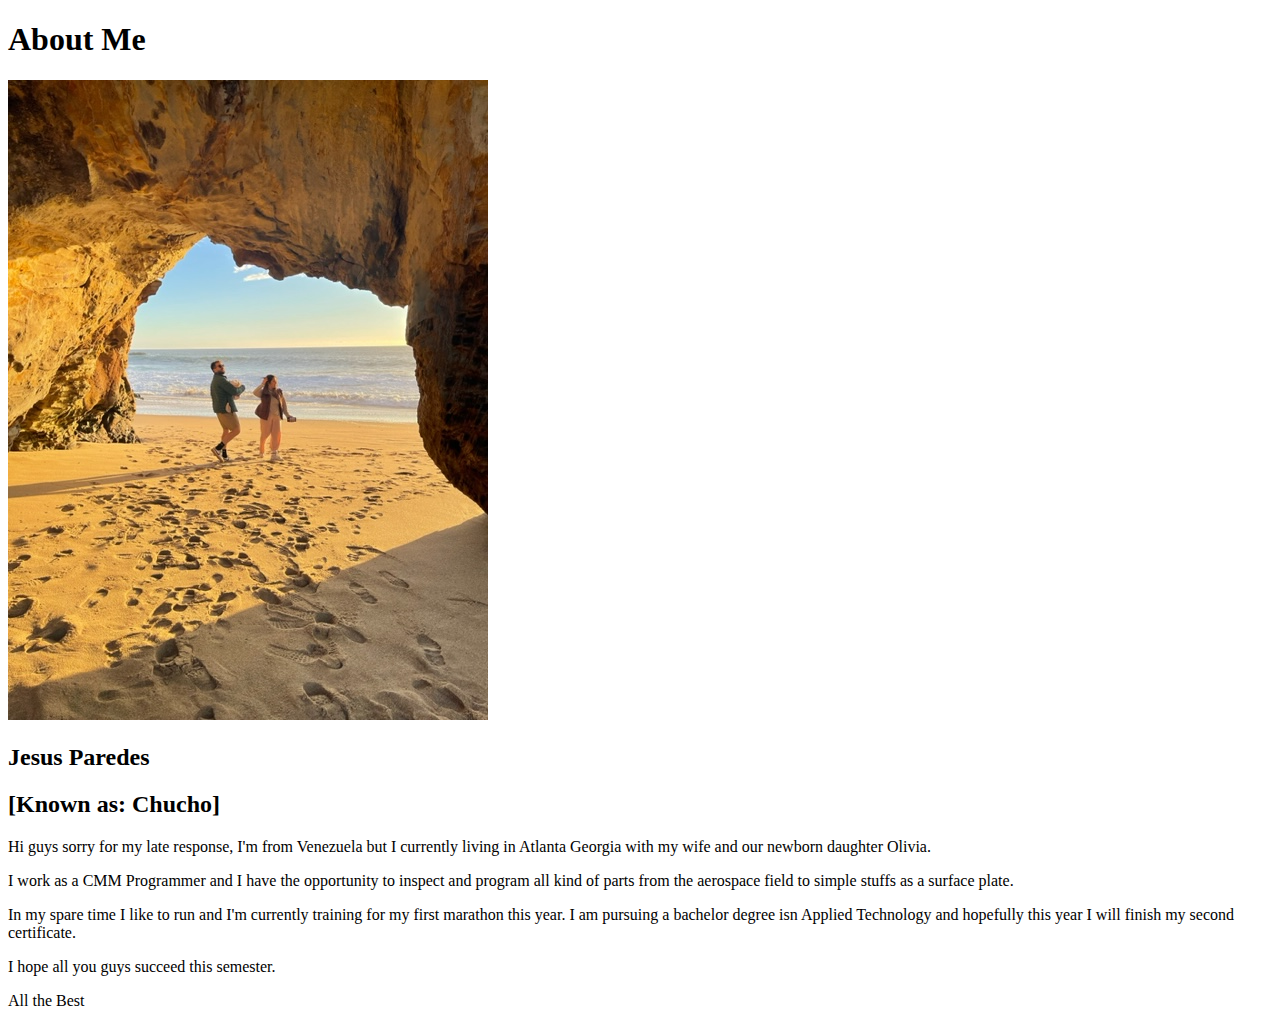
<file: aboutme/index.html>
<!DOCTYPE html>
<html lang="en">
<head>
    <meta charset="UTF-8">
    <meta http-equiv="X-UA-Compatible" content="IE-edge">
    <meta name="viewport" content="width=device-width, initial-scale=1.0">
    <title>All About Me</title>
</head>
<body>
    <h1>About Me</h1>
    <img alt="My Family" src="images/IMG_3482.jpg">
    <h2>Jesus Paredes</h2>
    <h2>[Known as: Chucho]</h2>
    <p> Hi guys sorry for my late response, I'm from Venezuela but I currently living in Atlanta Georgia
         with my wife and our newborn daughter Olivia.</p>
    <p> I work as a CMM Programmer and I have the opportunity
         to inspect and program all kind of parts from the aerospace field to simple stuffs as a surface plate.</p>

    <p>In my spare time I like to run and I'm currently training for my first marathon this year. 
            I am pursuing a bachelor degree isn Applied Technology and hopefully this year I will finish my 
            second certificate. </p> 
       <p>I hope all you guys succeed this semester.</p>  
         <p>All the Best</p> 
</body>
</html>
</file>
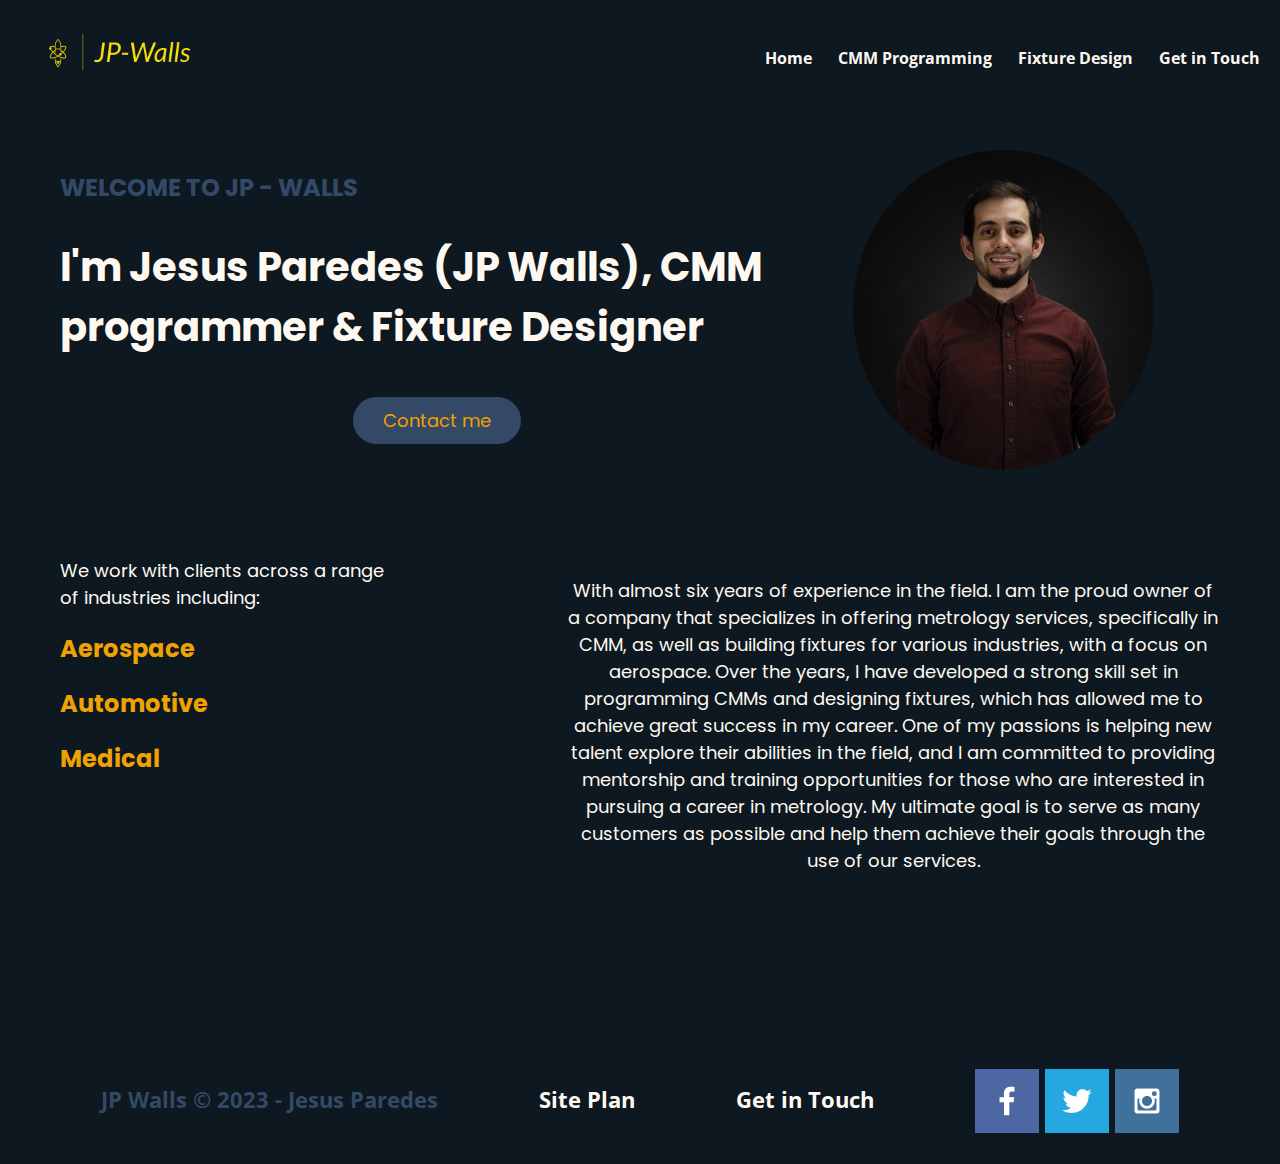
<file: jpw/index.html>
<!DOCTYPE html>
<html lang="en">
<head>
    <meta charset="UTF-8">
    <meta http-equiv="X-UA-Compatible" content="IE=edge">
    <meta name="viewport" content="width=device-width, initial-scale=1.0">
    <title>JP Walls</title>
    <link type="text/css" rel="stylesheet" href="styles/style.css">
</head>
<body>
    <div id="content">
    <header>
        <a id="logo_link" href="index.html">
            <img class="logo" src="images/JP-Walls-logos_transparent.png" alt="JP Walls Logo">
        </a>
        <nav>
            <a href="index.html">Home</a>
            <a href="cmm.html">CMM Programming</a>
            <a href="fixture.html">Fixture Design</a>
            <a href="contactus.html">Get in Touch</a>
        </nav>
    </header>

    <main class="home-grid">
        <section id="hero-msg">
            <h4 class="home-title">WELCOME TO JP - WALLS</h4>
            <h2>I'm Jesus Paredes (JP Walls), CMM programmer & Fixture Designer </h2>
            <div class='button-box'>
                <a class='book' href="contactus.html">Contact me</a>
            </div>
        </section>
        <section class="a-msg">
            <p> We work with clients across a range of industries including: </p>
            <h2>Aerospace</h2>
            <h2>Automotive</h2>
            <h2>Medical</h2>
        </section>
        <img class="bio-pic" src="images/jpwalls-small.jpeg" alt="JP Walls">
        <section class="b-msg">
            <p>With almost six years of experience in the field. I am the proud owner of a company that specializes in offering metrology services, specifically in CMM, as well as building fixtures for various industries, with a focus on aerospace.
                Over the years, I have developed a strong skill set in programming CMMs and designing fixtures, which has allowed me to achieve great success in my career. 
                One of my passions is helping new talent explore their abilities in the field, and I am committed to providing mentorship and training opportunities for those who are interested in pursuing a career in metrology. My ultimate goal is to serve as many customers as possible and help them achieve their goals through the use of our services.
                 </p>
        </section>
    
    </main>
    <footer>
        <p>JP Walls &copy; 2023 - Jesus Paredes</p>
        <p><a href="site-plan.html">Site Plan</a></p>
        <p><a href="contactus.html">Get in Touch</a></p>
        <div class="social">
            <a href="https://facebook.com" target="_blank">
                <img src="images/facebook.png" alt="fb icon">
            </a>
            <a href="https://twitter.com" target="_blank">
                <img src="images/twitter.png" alt="twitter icon">
            </a>
            <a href="https://instagram.com" target="_blank">
                <img src="images/instagram.png" alt="instagram icon">
            </a>
        </div>
    </footer>
    </div>
</body>
</html>
</file>
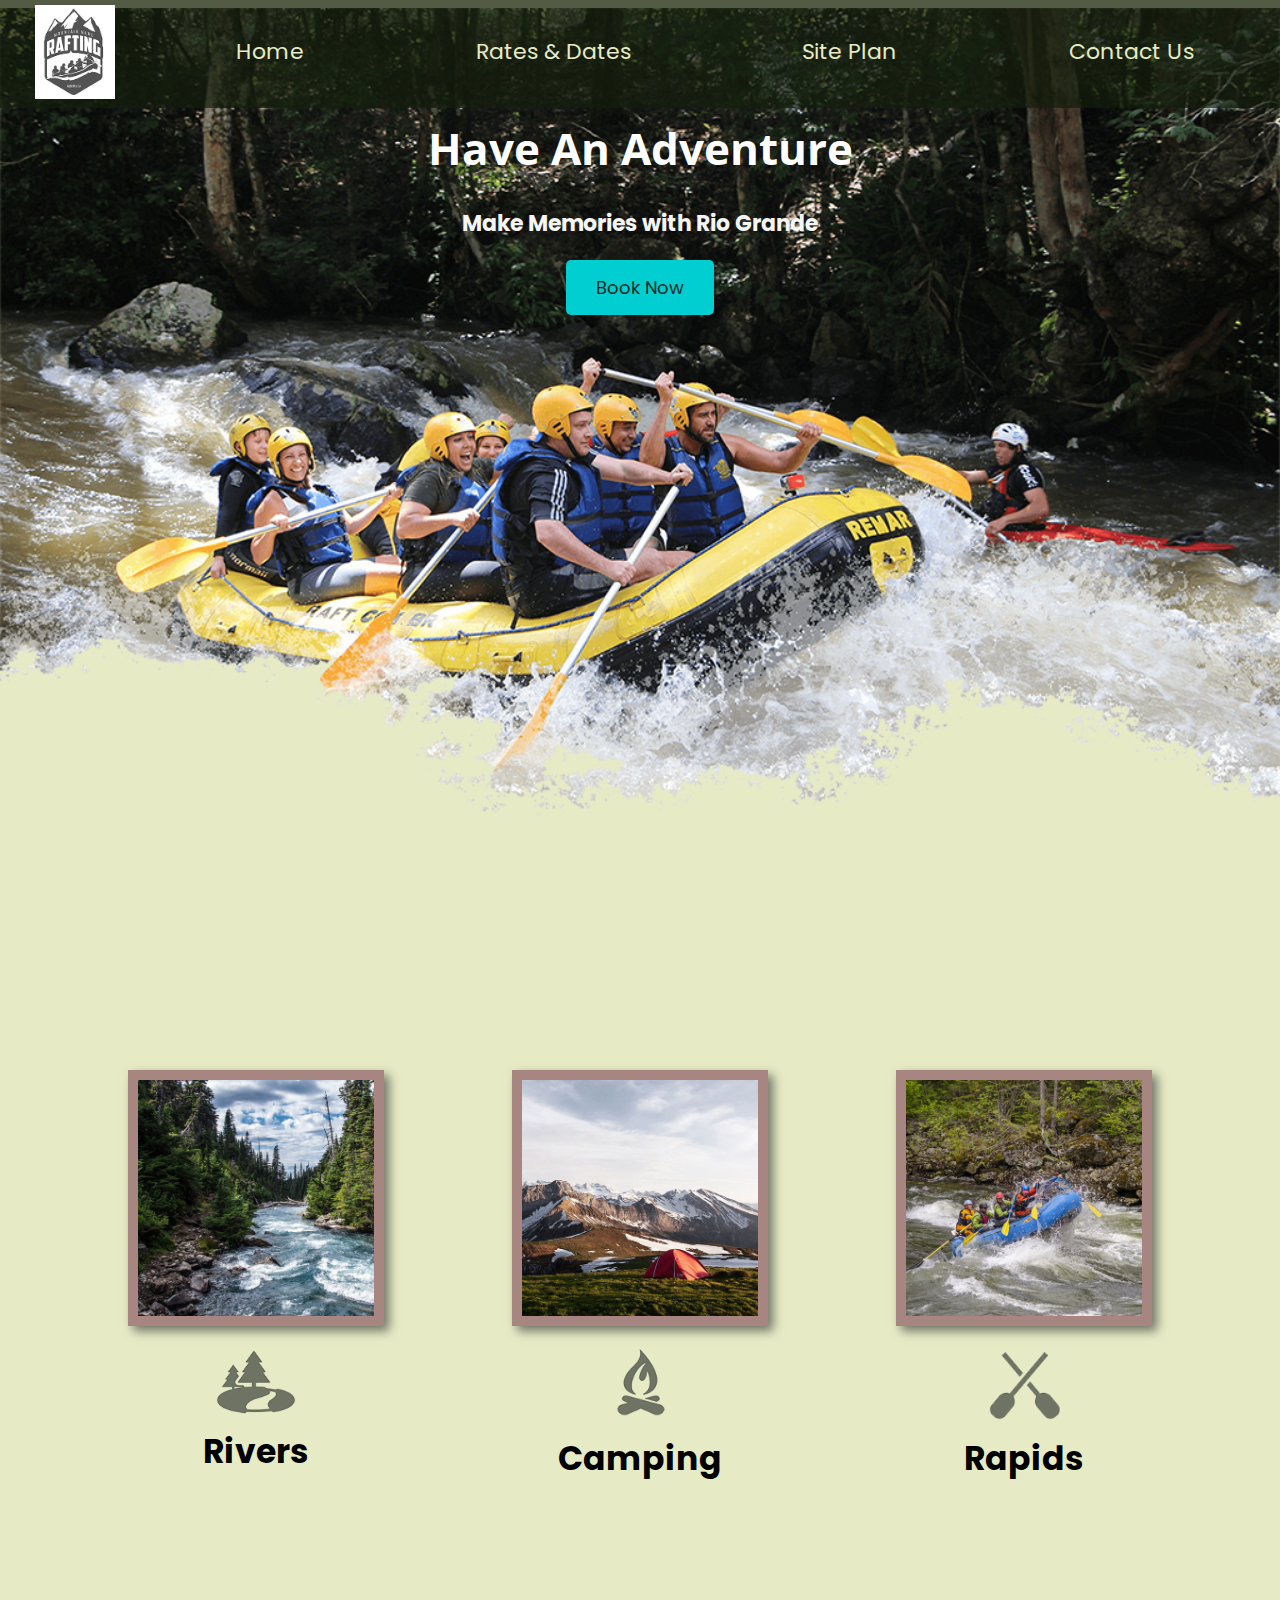
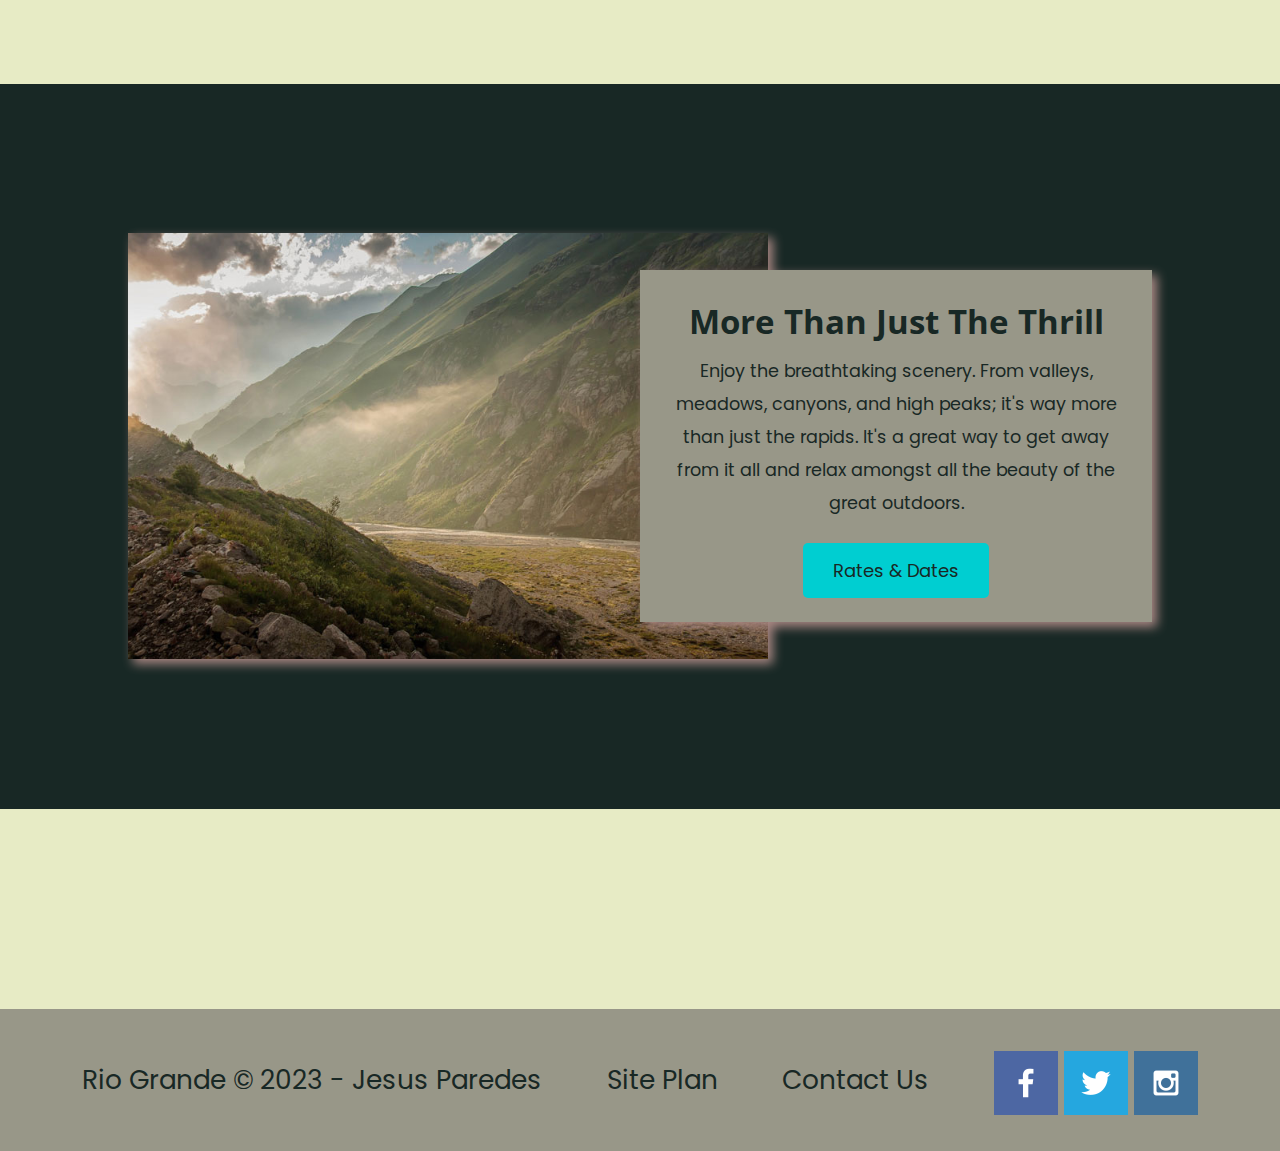
<file: wwr/index.html>
<!DOCTYPE html>
<html lang="en">
<head>
    <meta charset="UTF-8">
    <meta http-equiv="X-UA-Compatible" content="IE=edge">
    <meta name="viewport" content="width=device-width, initial-scale=1.0">
    <title>RIO GRANDE RAFTING</title>
    <link type="text/css" rel="stylesheet" href="styles/style.css">
</head>
<body>
    <div id="content">
    <header>
        <a id="logo_link" href="index.html">
            <img class="logo" src="images/rio_grande.png" alt="Rio Grande Logo">
        </a>
        <nav>
            <a href="index.html">Home</a>
            <a href="rates-dates.html">Rates & Dates</a>
            <a href="site-plan-rafting.html">Site Plan</a>
            <a href="contactus.html">Contact Us</a>
        </nav>
    </header>
    <div id="hero">
        <div id="hero-box">
            <img id="hero-img" src="images/hero.png" alt="People enjoying Rio Grande">
        </div>
        <section id="hero-msg">
            <h1 class="home-title">Have An Adventure</h1>
            <h4>Make Memories with Rio Grande </h4>
            <div class='button-box'>
                <a class='book' href="contactus.html">Book Now</a>
            </div>
        </section>
    </div>
    <main class="home-grid">
        <section class="rivers-card">
            <img class="card-img" src="images/rivers.jpg" alt="river in forest">
            <img class="icon" src="images/river_icon.png" alt="river icon">
            <h2>Rivers</h2>
        </section>
        <section class="camping-card">
            <img class="card-img" src="images/camping.jpg" alt="tent in mountains">
            <img class="icon" src="images/fire_icon.png" alt="fire icon">
            <h2>Camping</h2>
        </section>
        <section class="rapids-card">
            <img class="card-img" src="images/rapids.jpg" alt="rafting boat">
            <img class="icon" src="images/oars.png" alt="oars icon">
            <h2>Rapids</h2>
        </section>
        <div id="background"></div>
        <img class="mountains" src="images/mountains.jpg" alt="Misty mountains">
        <section class="msg">
            <h2>More Than Just The Thrill</h2>
            <p>Enjoy the breathtaking scenery. From valleys, meadows, canyons, and high peaks; it's way more than just the rapids. It's a great way to get away from it all and relax amongst all the beauty of the great outdoors. </p>
            <a class='join' href="rates-dates.html">Rates & Dates</a>
        </section>
    
    </main>
    <footer>
        <p>Rio Grande &copy; 2023 - Jesus Paredes</p>
        <p><a href="site-plan-rafting.html">Site Plan</a></p>
        <p><a href="contactus.html">Contact Us</a></p>
        <div class="social">
            <a href="https://facebook.com" target="_blank">
                <img src="images/facebook.png" alt="fb icon">
            </a>
            <a href="https://twitter.com" target="_blank">
                <img src="images/twitter.png" alt="twitter icon">
            </a>
            <a href="https://instagram.com" target="_blank">
                <img src="images/instagram.png" alt="instagram icon">
            </a>
        </div>
    </footer>
    </div>
</body>
</html>
</file>
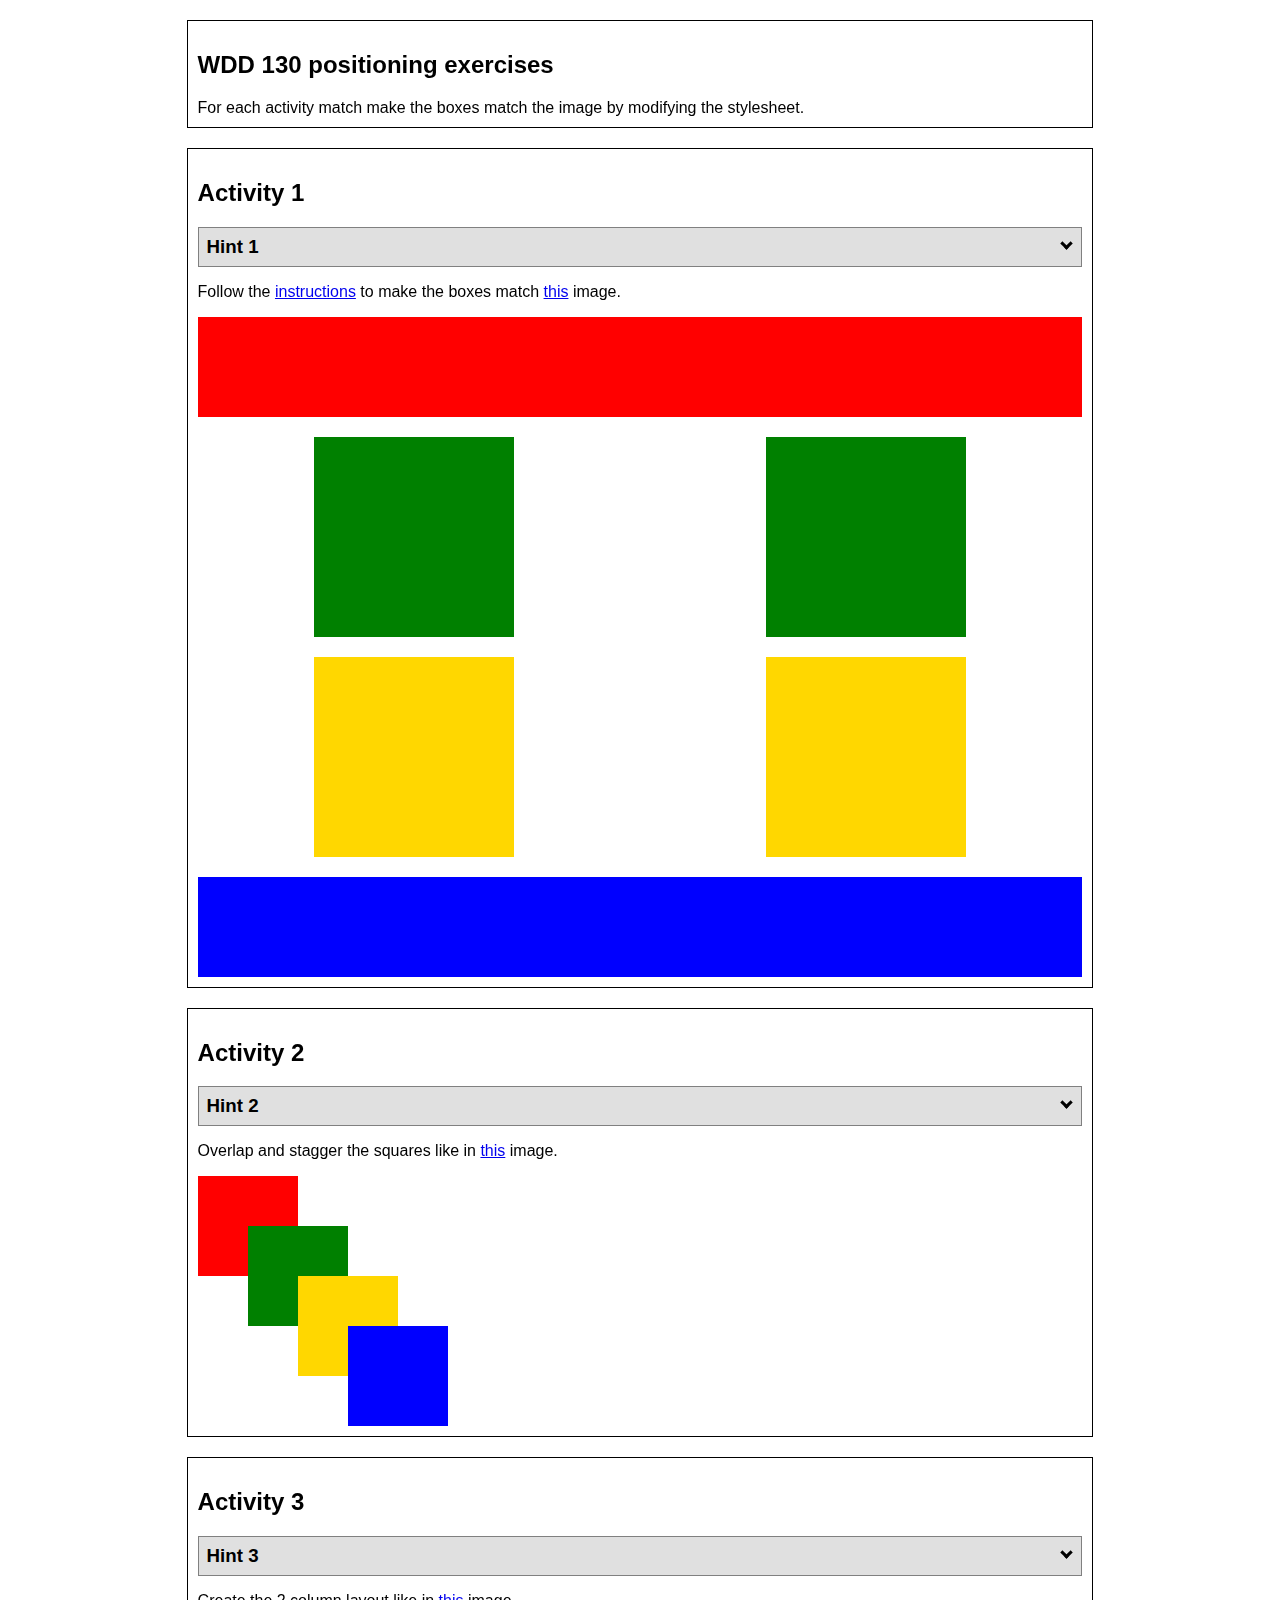
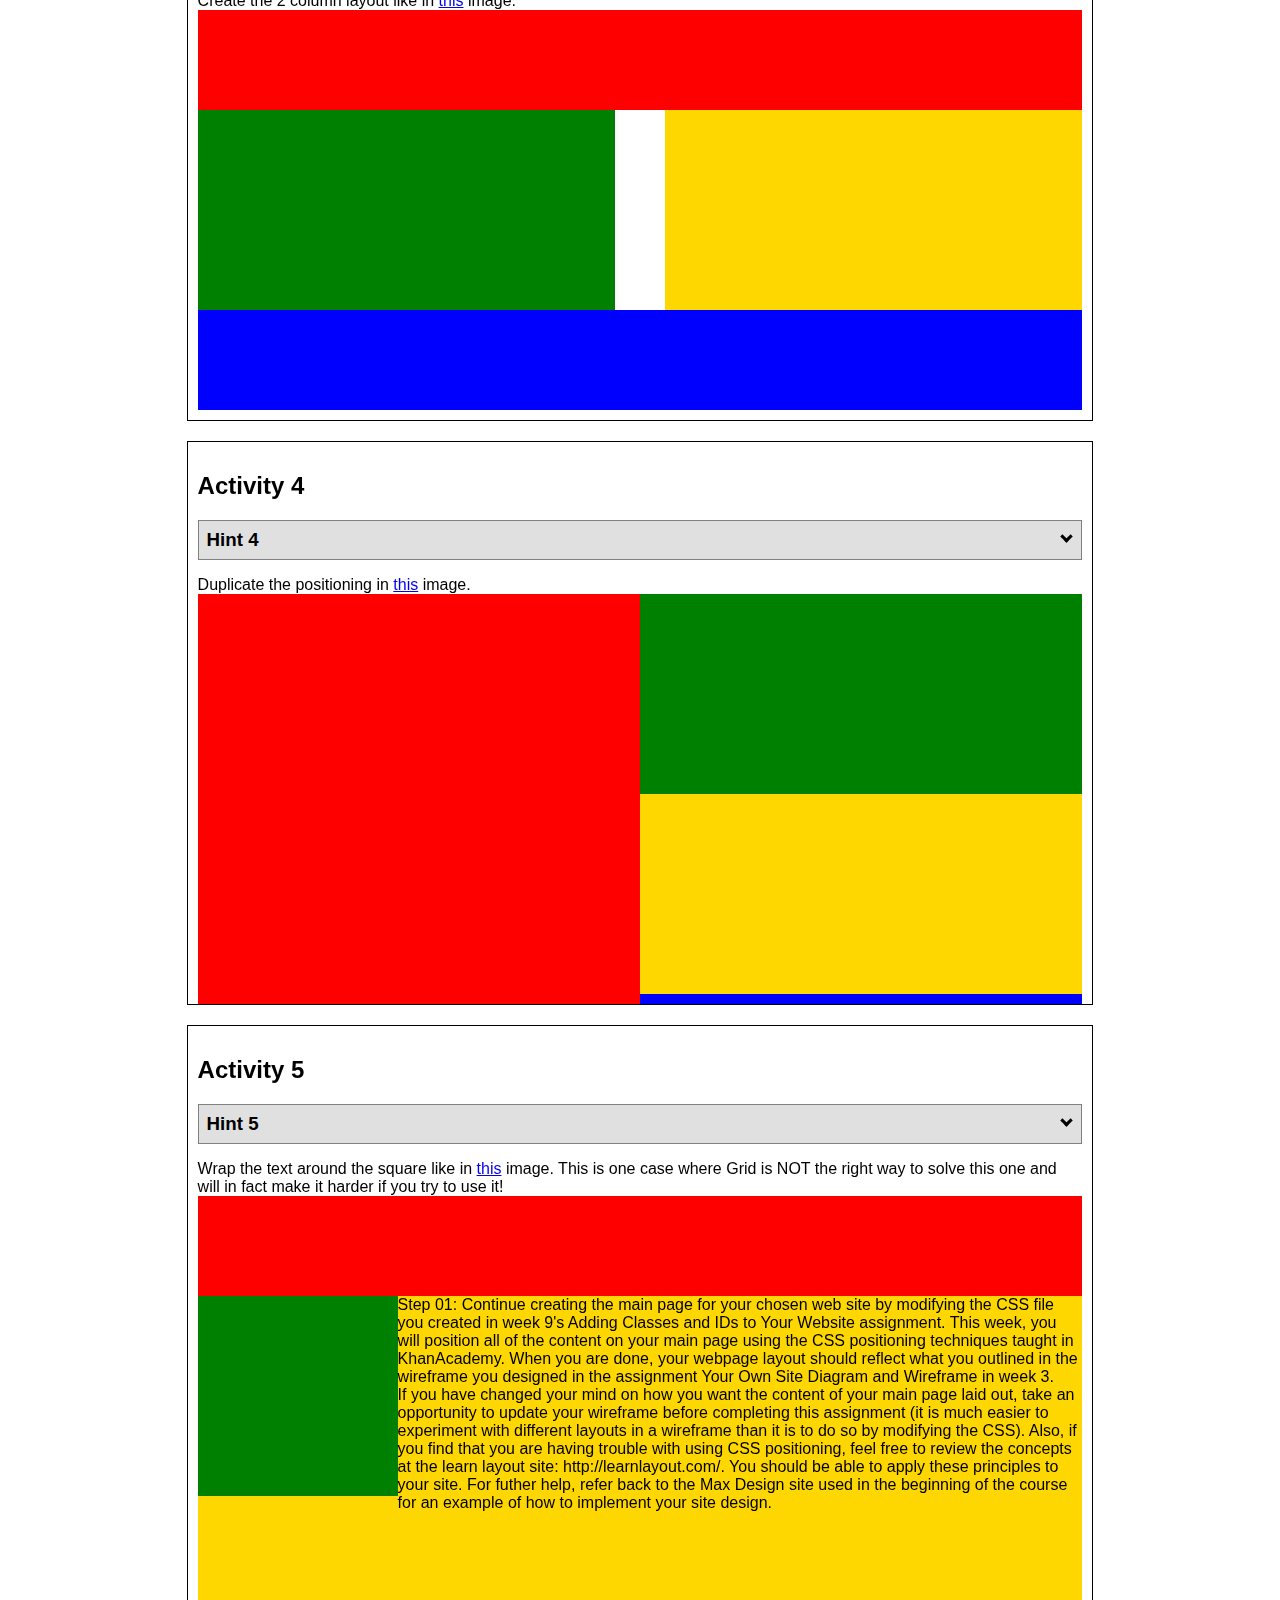
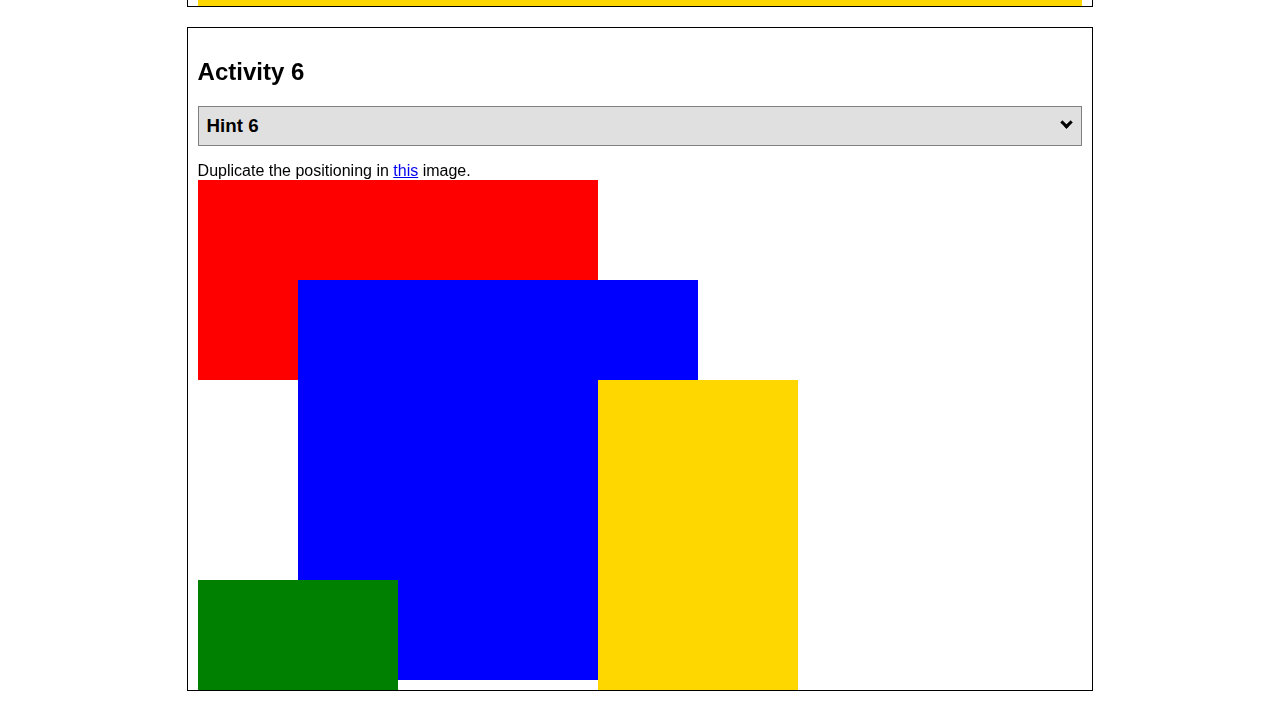
<file: positioning.html>
<!DOCTYPE html>
<html lang="en">
  <head>
    <!-- HTML - Name: positioning.html -->
    <title>Positioning Activity</title>
    <link rel="stylesheet" type="text/css" href="positionstyles.css" />
  </head>
  <body>
    <div class="activity">
      <h2>WDD 130 positioning exercises</h2>
      For each activity match make the boxes match the image by modifying the stylesheet.</div>
    <div class="activity">
      <h2>Activity 1</h2>
      <section class="hint"><input type="checkbox" ><i></i> <h3>Hint 1</h3><div><p>Check out the <a href="https://byui-wdd.github.io/wdd130/activities/w06-css-positioning.html" target="_blank">activity instructions</a> in Ilearn!</p></div></section>
      <p>Follow the <a href="https://byui-wdd.github.io/wdd130/activities/w06-css-positioning.html" target="_blank">instructions</a> to make the boxes match  <a href="https://byui-wdd.github.io/wdd130/images/example1.png" target="_blank">this</a> image.</p>
      <div class="content1" >
        <div class="red1" ></div>
        <div class="green1" ></div>
        <div class="green1" ></div>
        <div class="yellow1"></div>
        <div class="yellow1"></div>
        <div class="blue1"></div>
      </div>
    </div>
    <div class="activity">
      <h2>Activity 2</h2>
      <section class="hint"><input type="checkbox" > <h3>Hint 2</h3><i></i><div>
      <ul>
      <li>grid-template-columns: 50px 50px 50px 50px 50px </li></ul></div></section>
      <p>Overlap and stagger the squares like in <a href="https://byui-wdd.github.io/wdd130/images/example2.png" target="_blank">this</a> image.</p>
      <div class="content2" >
        <div class="red2" ></div>
        <div class="green2" ></div>
        <div class="yellow2"></div>
        <div class="blue2"></div>
      </div>
    </div>
    <div class="activity">
      <h2>Activity 3</h2>
      <section class="hint"><input type="checkbox" > <h3>Hint 3</h3><i></i><div><p>This one is going to be best solved with CSS Grid. Remember to make the boxes the right width first...then start moving them around. </p><h4>Properties used:</h4><ul><li>display:grid;</li><li>grid-template-columns:</li><li>grid-column-gap:</li>
        <li>grid-column:</li>  </ul></div></section>
      Create the 2 column layout like in <a href="https://byui-wdd.github.io/wdd130/images/example3.png" target="_blank">this</a>  image.
      <div class="content3" >
        <div class="red3" ></div>
        <div class="green3" ></div>
        <div class="yellow3"></div>
        <div class="blue3"></div>
      </div>
    </div>
    <div class="activity">
      <h2>Activity 4</h2>
      <section class="hint"><input type="checkbox" > <h3>Hint 4</h3><i></i><div><p>For the others we have been primarily concerned with width. For this one you will need to adjust height as well. </p><h4>Properties used:</h4><ul><li>display:grid;</li><li>grid-template-columns:</li><li>grid-row:</li></ul></div></section>
      Duplicate the positioning in <a href="https://byui-wdd.github.io/wdd130/images/example4.png" target="_blank">this</a> image. 
      <div class="content4" >
        <div class="red4" ></div>
        <div class="green4" ></div>
        <div class="yellow4"></div>
        <div class="blue4"></div>
      </div>
    </div>

    <div class="activity">
      <h2>Activity 5</h2>
      <section class="hint"><input type="checkbox" > <h3>Hint 5</h3><i></i><div><p>Grid is <strong>not</strong> the right way to do this.  In fact there is only one way to really do that...and that is with float. Remember that we float the thing we want the text to wrap around.  Also remember to start by making all the shapes the right size and shape.</p><h4>Properties used:</h4><ul><li>float: left;</li></ul></div></section>
      Wrap the text around the square like in <a href="https://byui-wdd.github.io/wdd130/images/example5.png" target="_blank">this</a> image. This is one case where Grid is NOT the right way to solve this one and will in fact make it harder if you try to use it!
      <div class="content5" >
        <div class="red5" ></div>
        <div class="green5" ></div>
        <div class="yellow5">Step 01: Continue creating the main page for your chosen web site by modifying the CSS file you created in week 9's Adding Classes and IDs to Your Website assignment. This week, you will position all of the content on your main page using the CSS positioning techniques taught in KhanAcademy. When you are done, your webpage layout should reflect what you outlined in the wireframe you designed in the assignment Your Own Site Diagram and Wireframe in week 3. <br />
          If you have changed your mind on how you want the content of your main page laid out, take an opportunity to update your wireframe before completing this assignment (it is much easier to experiment with different layouts in a wireframe than it is to do so by modifying the CSS). Also, if you find that you are having trouble with using CSS positioning, feel free to review the concepts at the learn layout site: http://learnlayout.com/. You should be able to apply these principles to your site. For futher help, refer back to the Max Design site used in the beginning of the course for an example of how to implement your site design.</div>
        <div class="blue5"></div>
      </div>
    </div>
    <div class="activity">
      <h2>Activity 6</h2>
      <section class="hint"><input type="checkbox" > <h3>Hint 6</h3><i></i><div><p>This one is all about visualizing the grid behind the layout. If you are having a hard time doing that first: all the sizes are even multiples of 100, and second here is another example with the lines drawn: <a href="https://byui-wdd.github.io/wdd130/images/example6-hint.png" target="_blank">example 6 with lines</a>. For this one you will find it easiest if you use px for the column width. You can also use <kbd>z-index</kbd> to control the element layering.    </p><h4>Properties used:</h4><ul><li>display:grid;</li><li>grid-template-columns:</li><li>grid-column:</li><li>grid-row:</li><li><a href="https://www.w3schools.com/cssref/pr_pos_z-index.asp" target="_blank">z-index:</a></li></ul></div></section>
      Duplicate the positioning in <a href="https://byui-wdd.github.io/wdd130/images/example6.png" target="_blank">this</a> image.
      <div class="content6" >
        <div class="red6" ></div>
        <div class="green6" ></div>
        <div class="yellow6"></div>
        <div class="blue6"></div>
      </div>
    </div>
  </body>
</html>
</file>
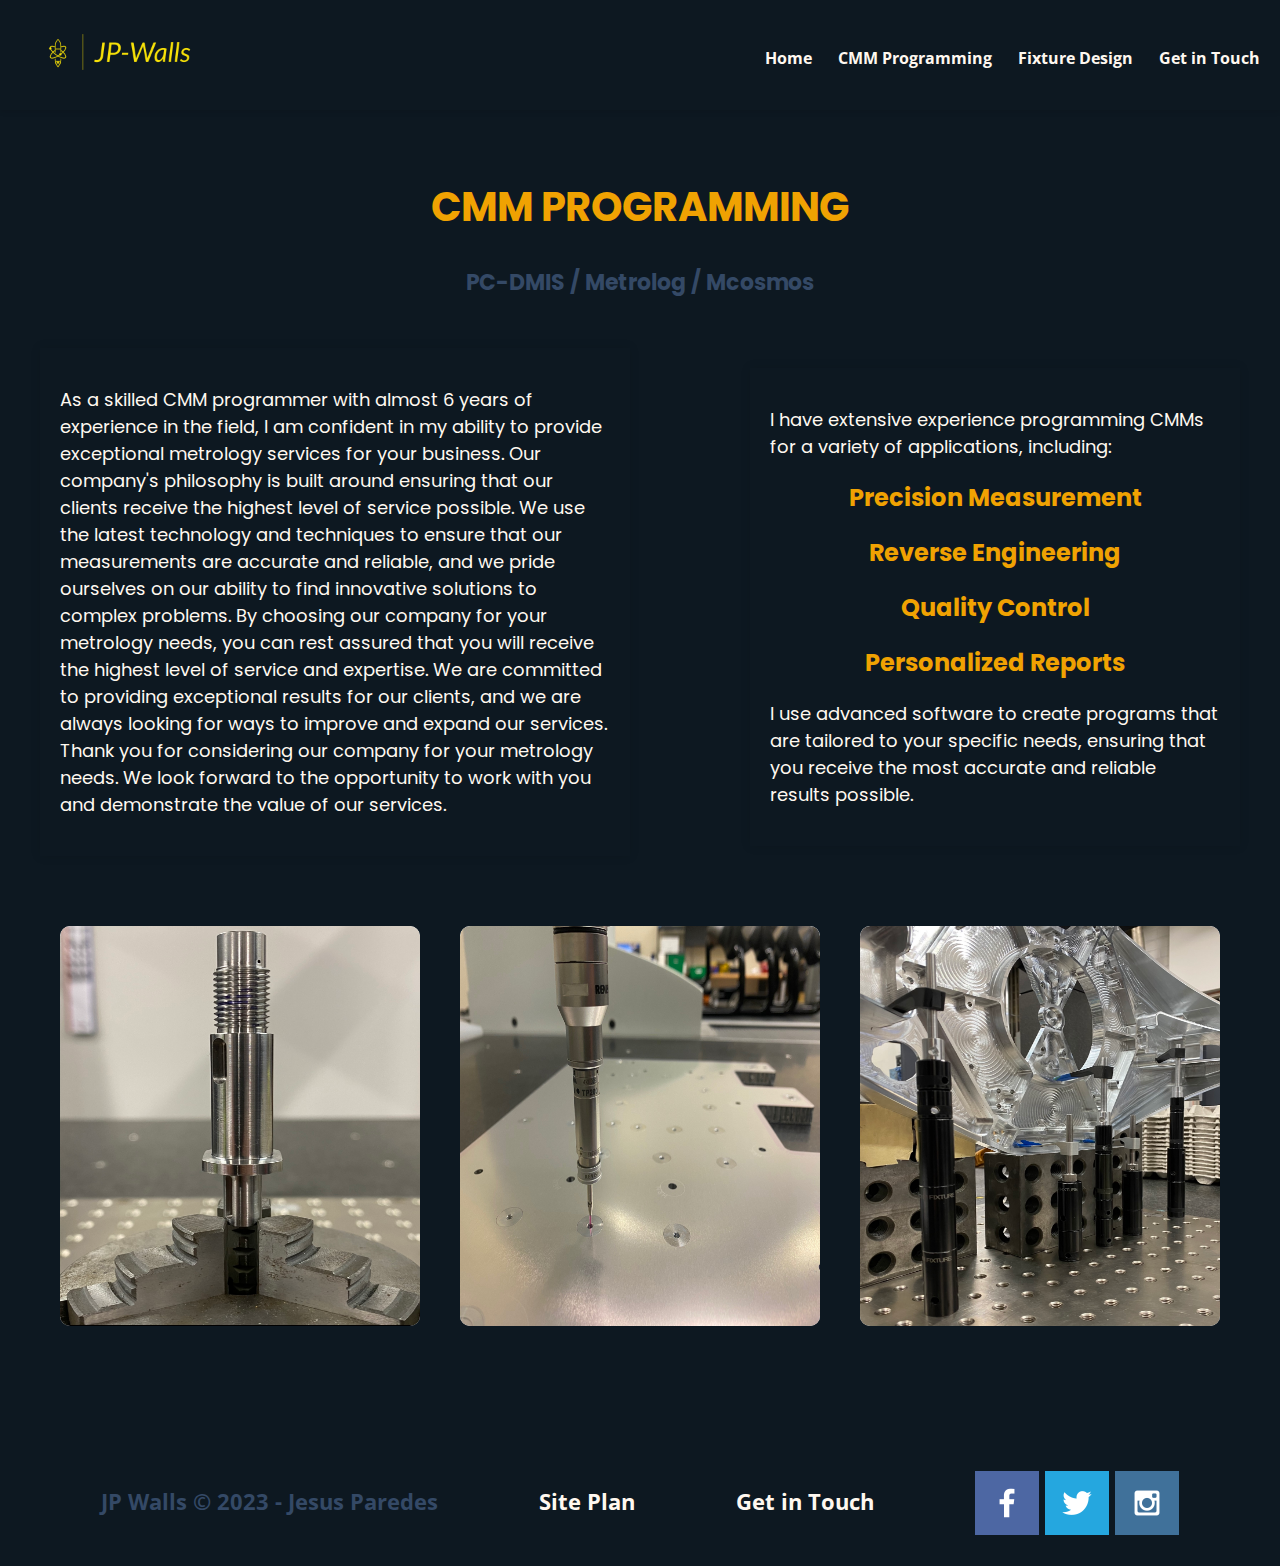
<file: jpw/cmm.html>
<!DOCTYPE html>
<html lang="en">
<head>
    <meta charset="UTF-8">
    <meta http-equiv="X-UA-Compatible" content="IE=edge">
    <meta name="viewport" content="width=device-width, initial-scale=1.0">
    <title>CMM Programming</title>
    <link type="text/css" rel="stylesheet" href="styles/style.css">
</head>
<body>
    <div id="content">
        <header>
            <a id="logo_link" href="index.html">
                <img class="logo" src="images/JP-Walls-logos_transparent.png" alt="JP Walls Logo">
            </a>
            <nav>
                <a href="index.html">Home</a>
                <a href="cmm.html">CMM Programming</a>
                <a href="fixture.html">Fixture Design</a>
                <a href="contactus.html">Get in Touch</a>
            </nav>
        </header>
<!--ADD AND EDIT YOUR NEW PAGE FROM HERE--> 
<main class="cmm-grid">
    <section id="cmm-msg">
        <h1 class="cmm-title">CMM PROGRAMMING</h1>
        <h4> PC-DMIS / Metrolog / Mcosmos </h4>
    </section>
    <section class="section1">
        <p>As a skilled CMM programmer with almost  6 years of experience in the field, I am confident in my ability to provide exceptional metrology services for your business.
            Our company's philosophy is built around ensuring that our clients receive the highest level of service possible. 
            We use the latest technology and techniques to ensure that our measurements are accurate and reliable, and we pride ourselves on our ability to find innovative solutions to complex problems.
            By choosing our company for your metrology needs, you can rest assured that you will receive the highest level of service and expertise. We are committed to providing exceptional results for our clients, and we are always looking for ways to improve and expand our services.
            Thank you for considering our company for your metrology needs. We look forward to the opportunity to work with you and demonstrate the value of our services.
        </p>
    </section>
    <section class="section2">
        <p> I have extensive experience programming CMMs for a variety of applications, including:
        </p>
        <h4>Precision Measurement</h4>
        <h4>Reverse Engineering</h4>
        <h4>Quality Control</h4>
        <h4>Personalized Reports</h4>
        <p> I use advanced software to create programs that are tailored to your specific needs, ensuring that you receive the most accurate and reliable results possible.
        </p>
    </section>
    <section class="cmm-cards">
        <div class="card">
            <img class="card-img" src="images/cmm2_img.jpg" alt="CMM 1">
            
        </div>
        <div class="card">
            <img class="card-img" src="images/cmm_1_img.jpg" alt="CMM 2">
            
        </div>
        <div class="card">
            <img class="card-img" src="images/cmm3_img.jpg" alt="CMM 3">
            
        </div>
    </section>
 

</main>


<!--KEEP FOOTER EXACTLY AS YOUR HOME PAGE-->      
    <footer>
        <p>JP Walls &copy; 2023 - Jesus Paredes</p>
        <p><a href="site-plan.html">Site Plan</a></p>
        <p><a href="contactus.html">Get in Touch</a></p>
        <div class="social">
            <a href="https://facebook.com" target="_blank">
                <img src="images/facebook.png" alt="fb icon">
            </a>
            <a href="https://twitter.com" target="_blank">
                <img src="images/twitter.png" alt="twitter icon">
            </a>
            <a href="https://instagram.com" target="_blank">
                <img src="images/instagram.png" alt="instagram icon">
            </a>
        </div>
    </footer>
    </div>
</body>
</html>
</file>
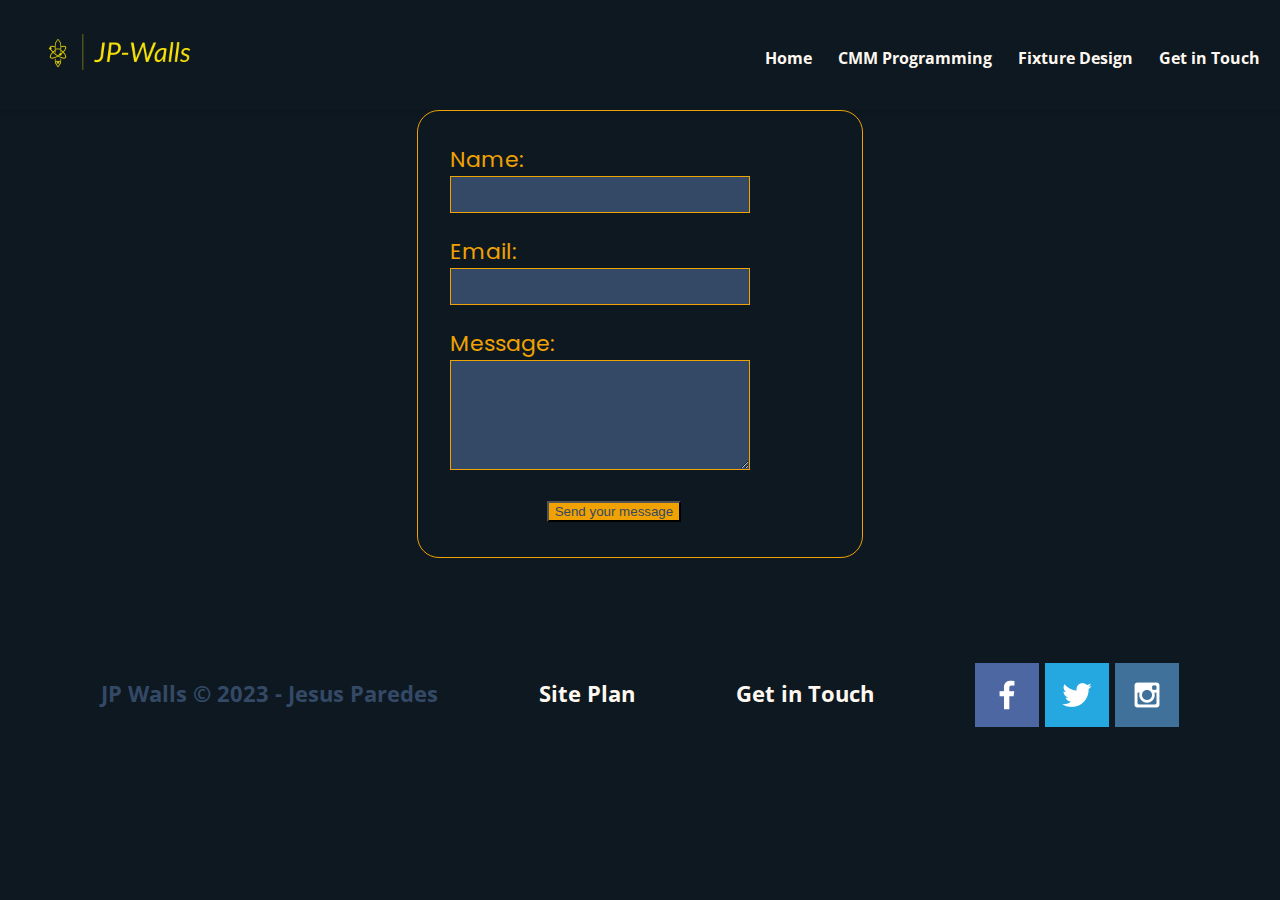
<file: jpw/contactus.html>
<!DOCTYPE html>
<html lang="en">
<head>
    <meta charset="UTF-8">
    <meta http-equiv="X-UA-Compatible" content="IE=edge">
    <meta name="viewport" content="width=device-width, initial-scale=1.0">
    <title>Get in Touch</title>
    <link type="text/css" rel="stylesheet" href="styles/style.css">
    <style>
        form {
      /* Center the form on the page */
      margin: 0 auto;
      width: 400px;
      /* Form outline */
      padding: 1em;
      border: 1px solid #f0a202;
      border-radius: 1em;
      font: Poppins;
    }
    
    ul {
      list-style: none;
      padding: 0;
      margin: 10px;
      color: #f0a202;
    }
    
    form li + li {
      margin-top: 1em;
    }
    
    label {
      /* Uniform size & alignment */
      display: inline-block;
      width: 90px;
      text-align: left;
    }
    
    input,
    textarea {
      /* To make sure that all text fields have the same font settings
         By default, textareas have a monospace font */
      font: 1em Poppins;
      background-color: #344966;
      
    
      /* Uniform text field size */
      width: 300px;
      box-sizing: border-box;
    
      /* Match form field borders */
      border: 1px solid #f0a202;
    }
    
    input:focus,
    textarea:focus {
      /* Additional highlight for focused elements */
      border-color: #f0a202;
    }
    
    textarea {
      /* Align multiline text fields with their labels */
      vertical-align: top;
    
      /* Provide space to type some text */
      height: 5em;
    }
    
    .button {
      /* Align buttons with the text fields */
      padding-left: 90px; /* same size as the label elements */
      
    }
    
    button {
      /* This extra margin represent roughly the same space as the space
         between the labels and their text fields */
      margin-left: 0.5em;
      background-color: #f0a202;
      color: #344966;
      font: Poppins;
    }
    #feedback {
        background-color: #344966;
        position: absolute;
        top: 0;
        left: 0;
        right: 0;
        padding: .5em;
        /* make this element invisible until we are ready for it */
        display: none;      
    }
    .moveDown {
        margin-top: 3em;
    }
          </style>
</head>
<body>
    <div id="content">
        <header>
            <a id="logo_link" href="index.html">
                <img class="logo" src="images/JP-Walls-logos_transparent.png" alt="JP Walls Logo">
            </a>
            <nav>
                <a href="index.html">Home</a>
                <a href="cmm.html">CMM Programming</a>
                <a href="fixture.html">Fixture Design</a>
                <a href="contactus.html">Get in Touch</a>
            </nav>
        </header>
        <main>
            <div id="feedback"></div>
            <form action="/my-handling-form-page" method="post">
                <ul>
                  <li>
                    <label for="name">Name:</label>
                    <input type="text" id="name" name="user_name" />
                  </li>
                  <li>
                    <label for="mail">Email:</label>
                    <input type="email" id="mail" name="user_email" />
                  </li>
                  <li>
                    <label for="msg">Message:</label>
                    <textarea id="msg" name="user_message"></textarea>
                  </li>
                  <li class="button">
                    <button type="submit">Send your message</button>
                  </li>
                </ul>
              </form>
        </main>
        <footer>
            <p>JP Walls &copy; 2023 - Jesus Paredes</p>
            <p><a href="site-plan.html">Site Plan</a></p>
            <p><a href="contactus.html">Get in Touch</a></p>
            <div class="social">
                <a href="https://facebook.com" target="_blank">
                    <img src="images/facebook.png" alt="fb icon">
                </a>
                <a href="https://twitter.com" target="_blank">
                    <img src="images/twitter.png" alt="twitter icon">
                </a>
                <a href="https://instagram.com" target="_blank">
                    <img src="images/instagram.png" alt="instagram icon">
                </a>
            </div>
        </footer>
    </div>
    <script>
        // get the feedback div element so we can do something with it.
        const feedbackElement = document.getElementById('feedback');
        // get the form so we can read what was entered in it.
        const formElement = document.forms[0];
        // add a 'listener' to wait for a submission of our form. When that happens run the code below.
        formElement.addEventListener('submit', function(e) {
            // stop the form from doing the default action.
            e.preventDefault();
            // set the contents of our feedback element to a message letting the user know the form was submitted successfully. Notice that we pull the name that was entered in the form to personalize the message!
            feedbackElement.innerHTML = 'Hello '+ formElement.user_name.value +'! Thank you for your message. We will get back with you as soon as possible!';
            // make the feedback element visible.
            feedbackElement.style.display = "block";
            // add a class to move everything down so our message doesn't cover it.
            document.body.classList.toggle('moveDown');
        });
    </script>
</body>
</html>
</file>
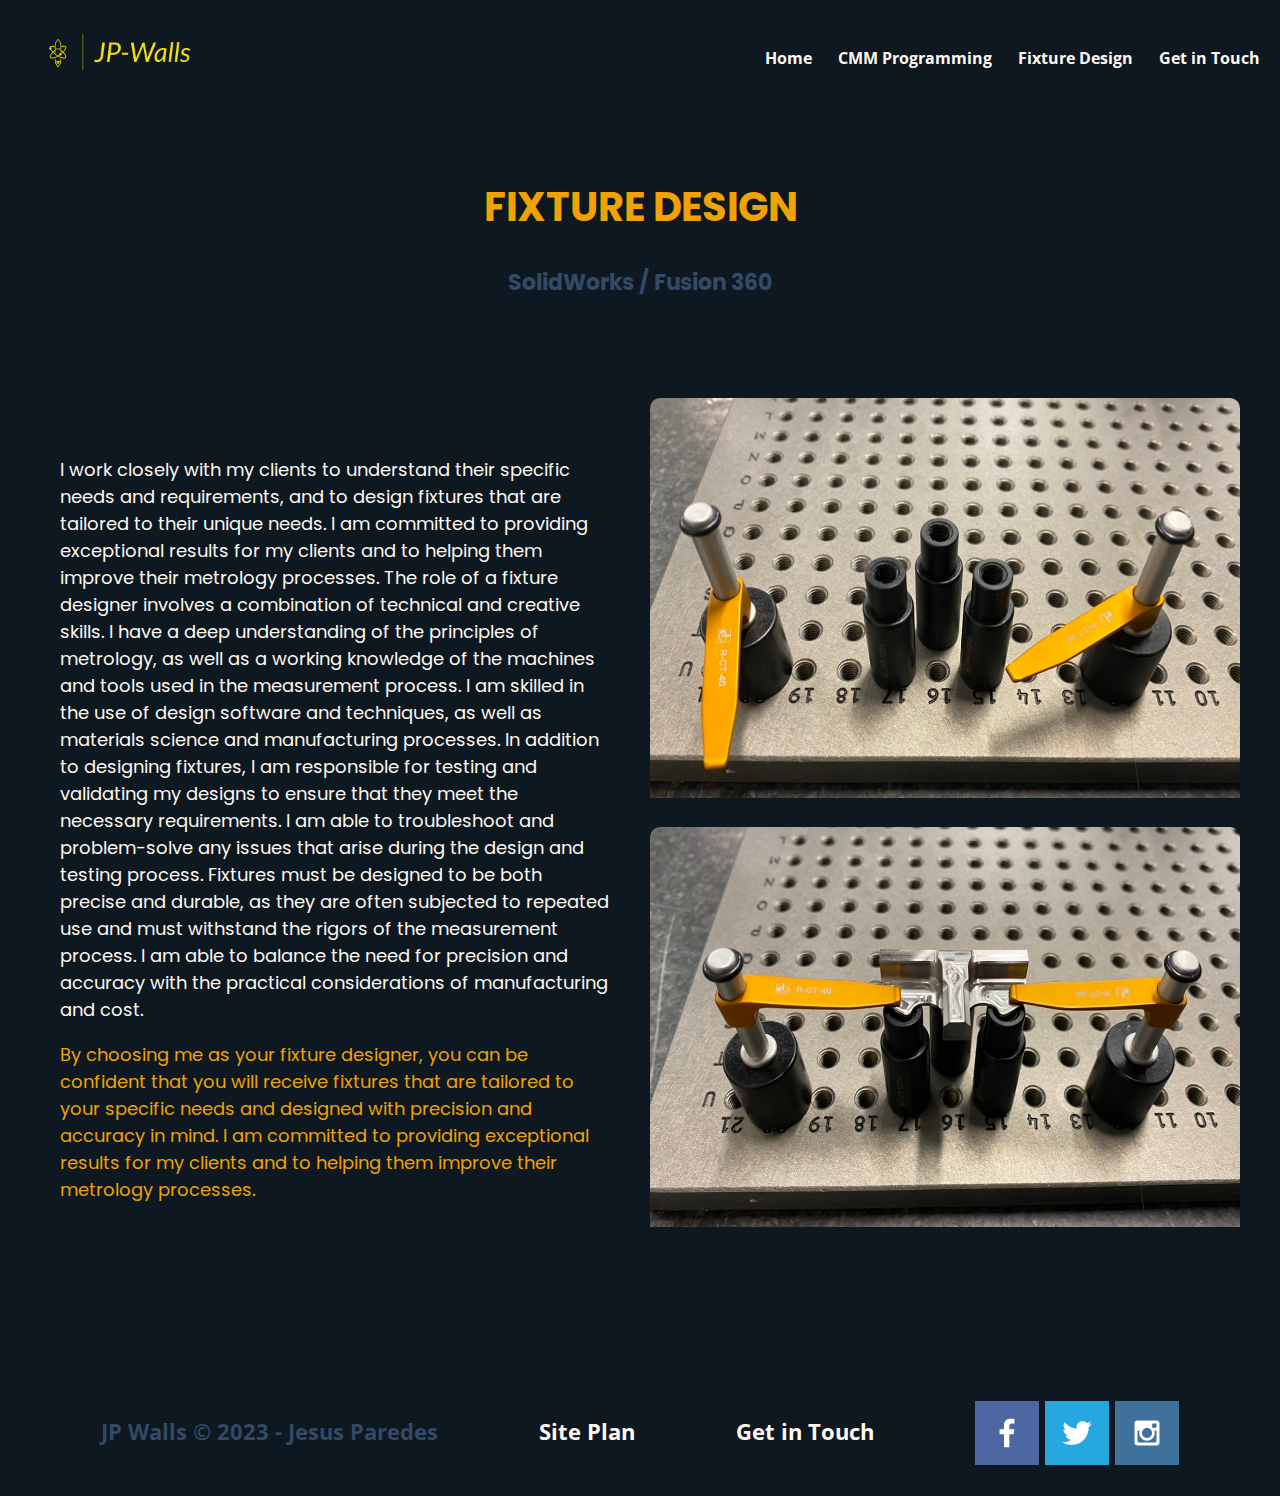
<file: jpw/fixture.html>
<!DOCTYPE html>
<html lang="en">
<head>
    <meta charset="UTF-8">
    <meta http-equiv="X-UA-Compatible" content="IE=edge">
    <meta name="viewport" content="width=device-width, initial-scale=1.0">
    <title>Fixture Design</title>
    <link type="text/css" rel="stylesheet" href="styles/style.css">
</head>
<body>
    <div id="content">
        <header>
            <a id="logo_link" href="index.html">
                <img class="logo" src="images/JP-Walls-logos_transparent.png" alt="JP Walls Logo">
            </a>
            <nav>
                <a href="index.html">Home</a>
                <a href="cmm.html">CMM Programming</a>
                <a href="fixture.html">Fixture Design</a>
                <a href="contactus.html">Get in Touch</a>
            </nav>
        </header>
 <!--ADD AND EDIT YOUR NEW PAGE FROM HERE-->
 <main class="fixture-grid">
    <section id="fixture-msg">
        <h1 class="fixture-title">FIXTURE DESIGN</h1>
        <h4> SolidWorks / Fusion 360 </h4>
    </section>
    <section class="section3">
        <p> I work closely with my clients to understand their specific needs and requirements, and to design fixtures that are tailored to their unique needs. I am committed to providing exceptional results for my clients and to helping them improve their metrology processes.
           The role of a fixture designer involves a combination of technical and creative skills. I have a deep understanding of the principles of metrology, as well as a working knowledge of the machines and tools used in the measurement process. I am skilled in the use of design software and techniques, as well as materials science and manufacturing processes.
           In addition to designing fixtures, I am responsible for testing and validating my designs to ensure that they meet the necessary requirements. I am able to troubleshoot and problem-solve any issues that arise during the design and testing process.
           Fixtures must be designed to be both precise and durable, as they are often subjected to repeated use and must withstand the rigors of the measurement process. I am able to balance the need for precision and accuracy with the practical considerations of manufacturing and cost.
        </p>
        <p>   By choosing me as your fixture designer, you can be confident that you will receive fixtures that are tailored to your specific needs and designed with precision and accuracy in mind. I am committed to providing exceptional results for my clients and to helping them improve their metrology processes.
        </p>
    </section>
    <section class="fixture-cards">
        <div class="fixtures">
            <img class="fixture-img" src="images/fixture1_img.jpg" alt="Fixture 1">    
        </div>
        <div class="fixtures">
            <img class="fixture-img" src="images/fixture2_img.jpg" alt="Fixture 2">
        </div>
    </section>
 
</main>    

 <!--KEEP FOOTER EXACTLY AS YOUR HOME PAGE--> 
    <footer>
        <p>JP Walls &copy; 2023 - Jesus Paredes</p>
        <p><a href="site-plan.html">Site Plan</a></p>
        <p><a href="contactus.html">Get in Touch</a></p>
        <div class="social">
            <a href="https://facebook.com" target="_blank">
                <img src="images/facebook.png" alt="fb icon">
            </a>
            <a href="https://twitter.com" target="_blank">
                <img src="images/twitter.png" alt="twitter icon">
            </a>
            <a href="https://instagram.com" target="_blank">
                <img src="images/instagram.png" alt="instagram icon">
            </a>
        </div>
    </footer>
    </div>
</body>
</html>
</file>
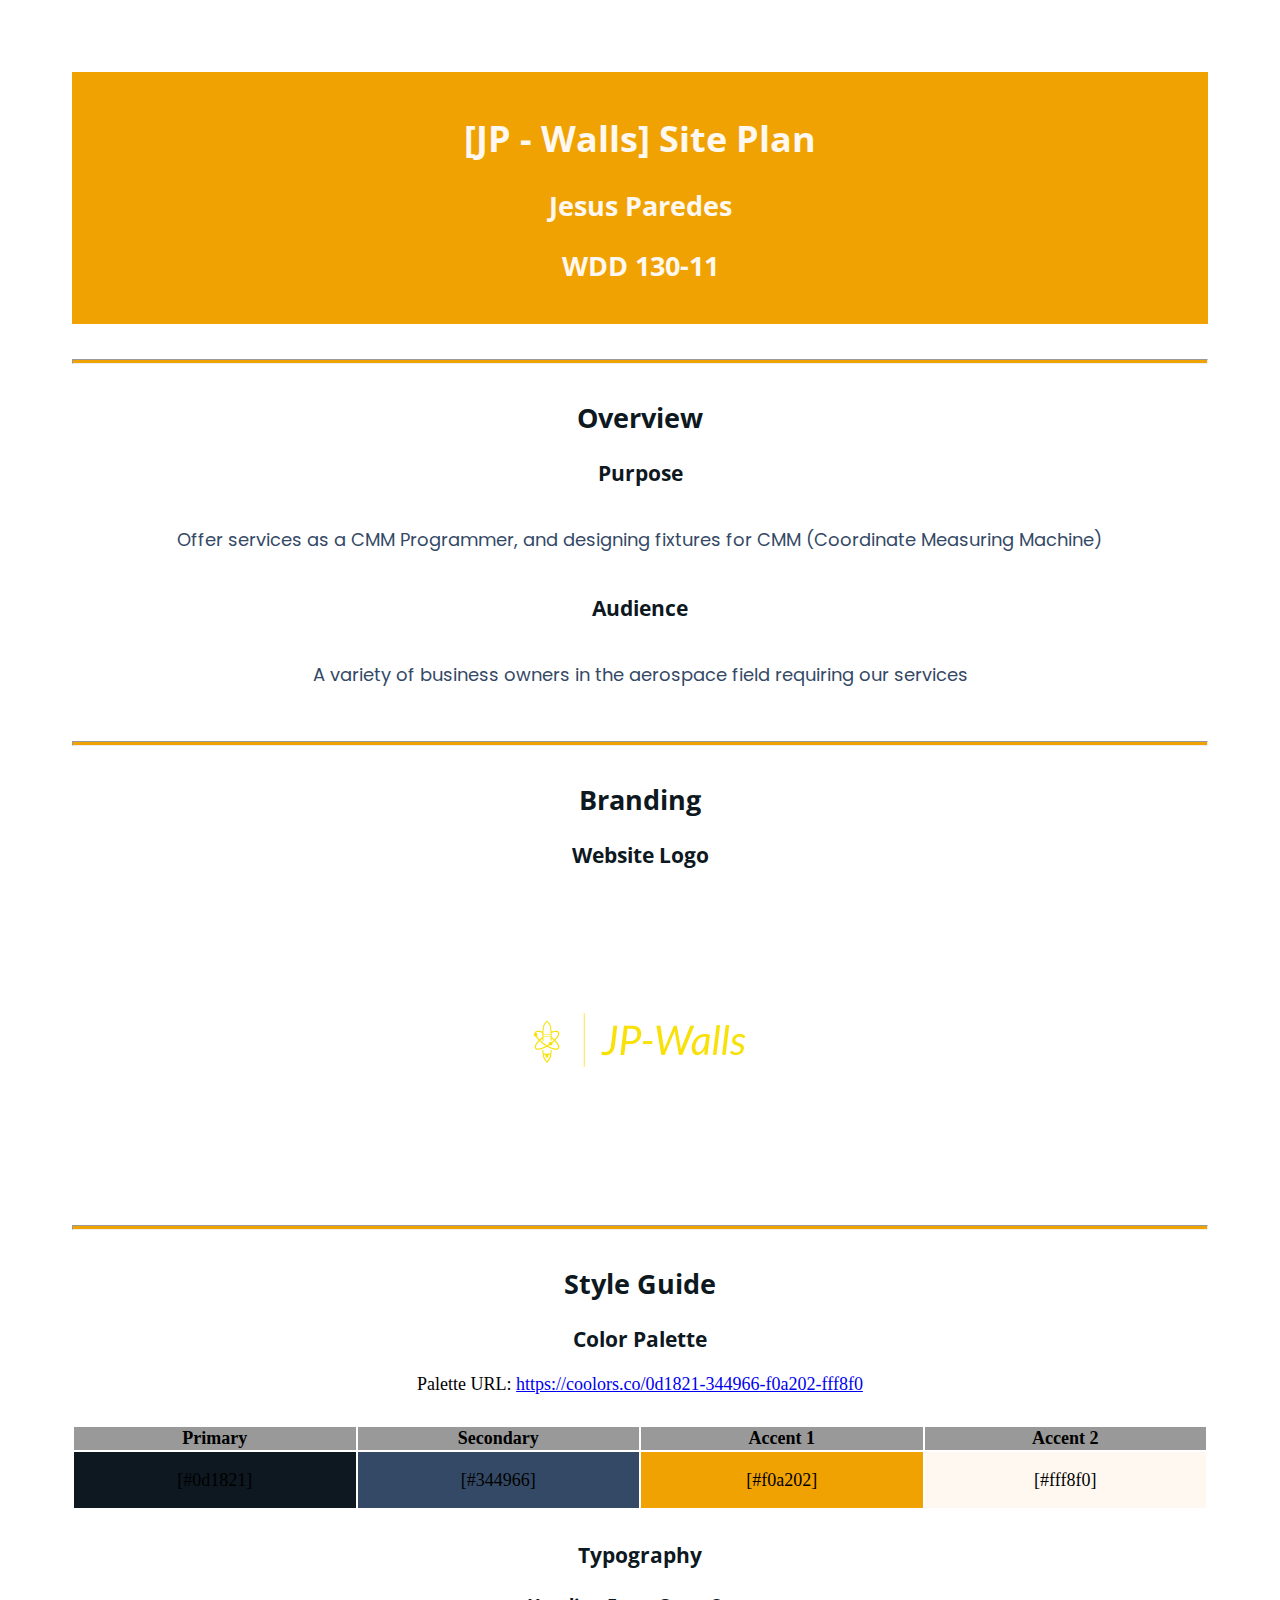
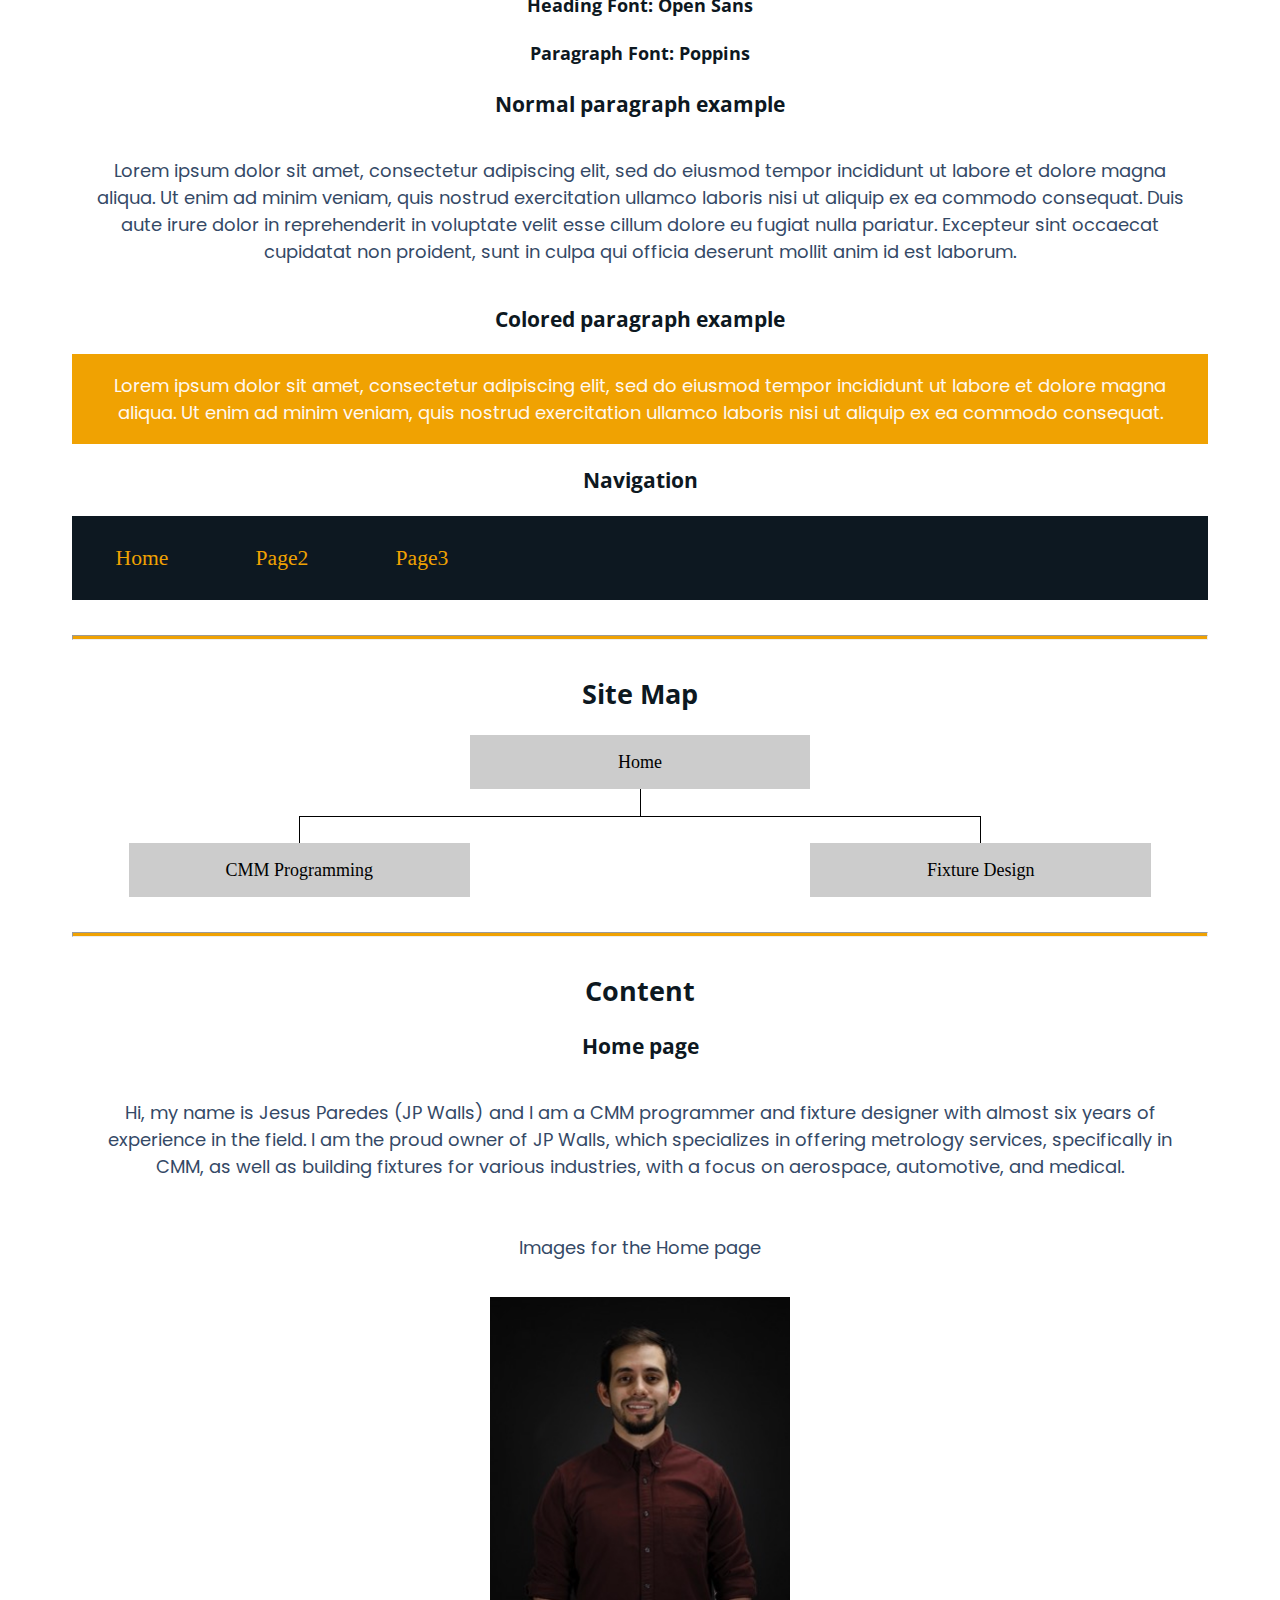
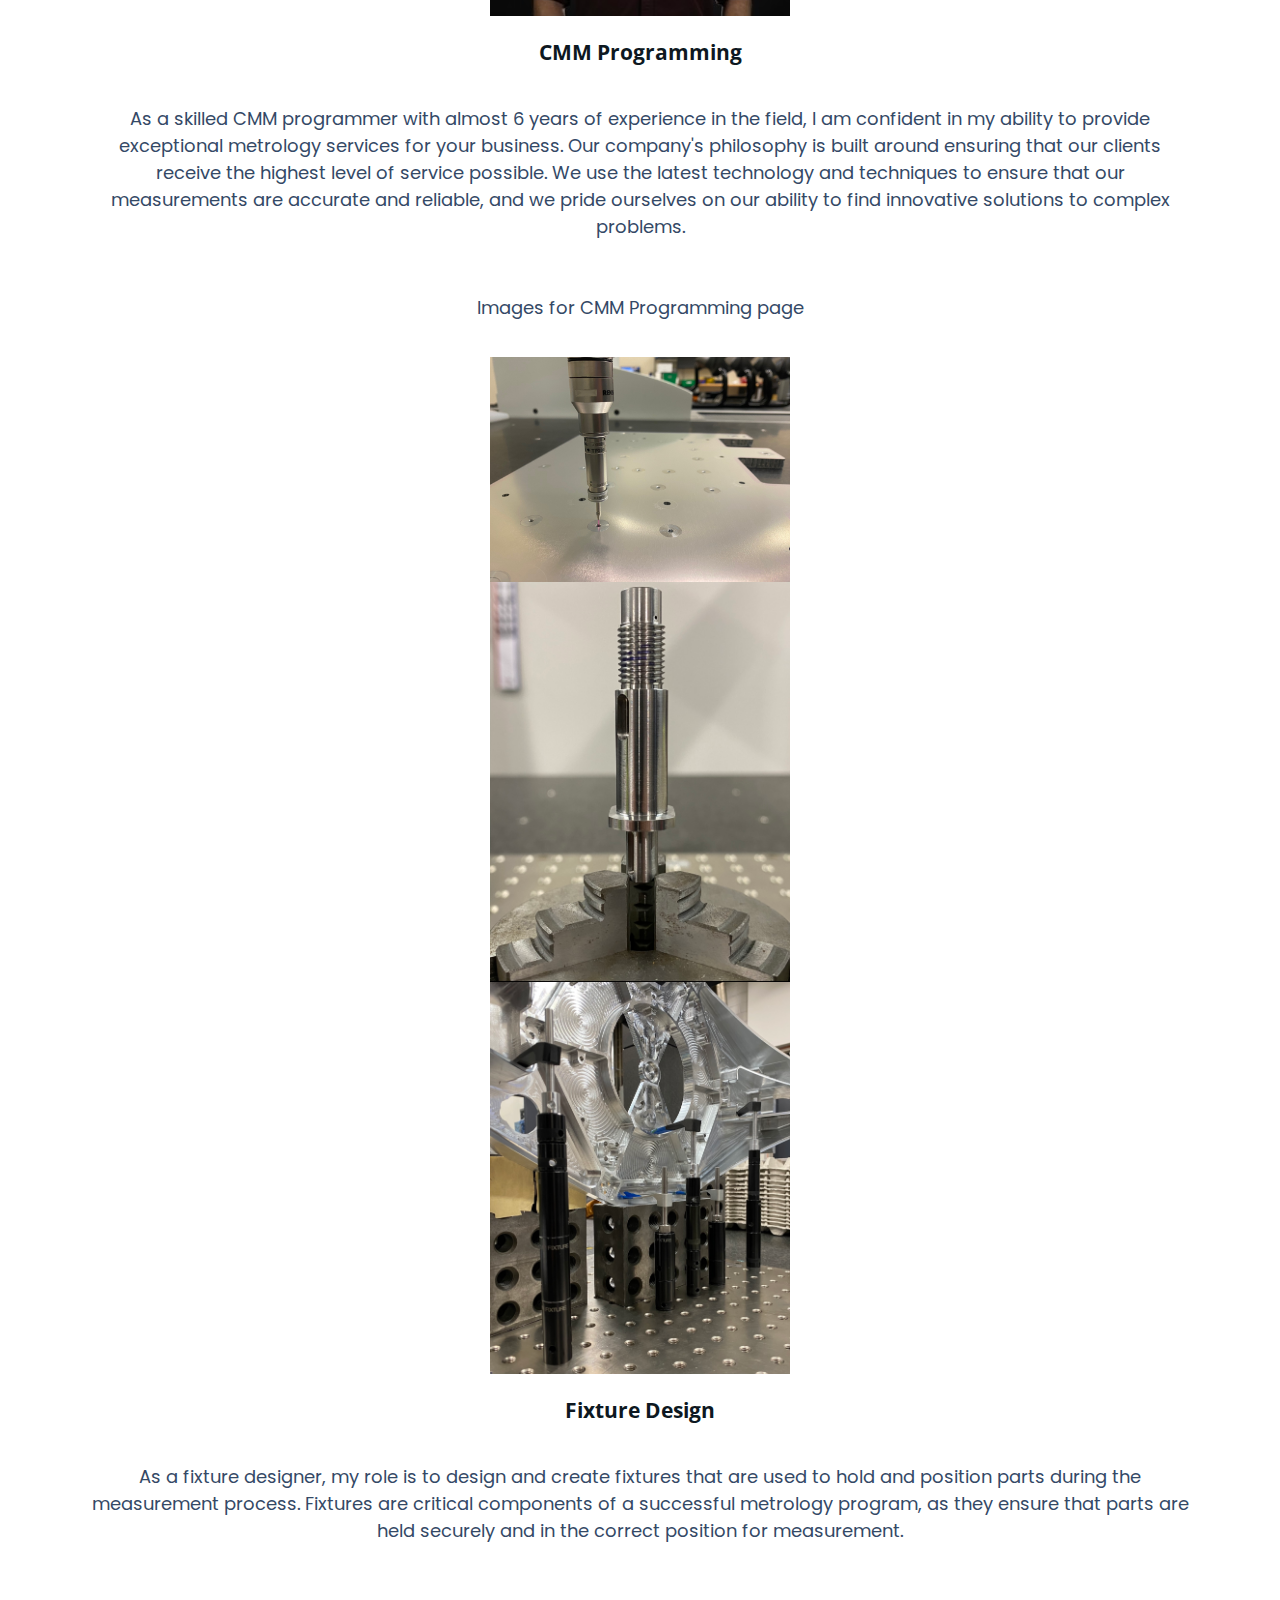
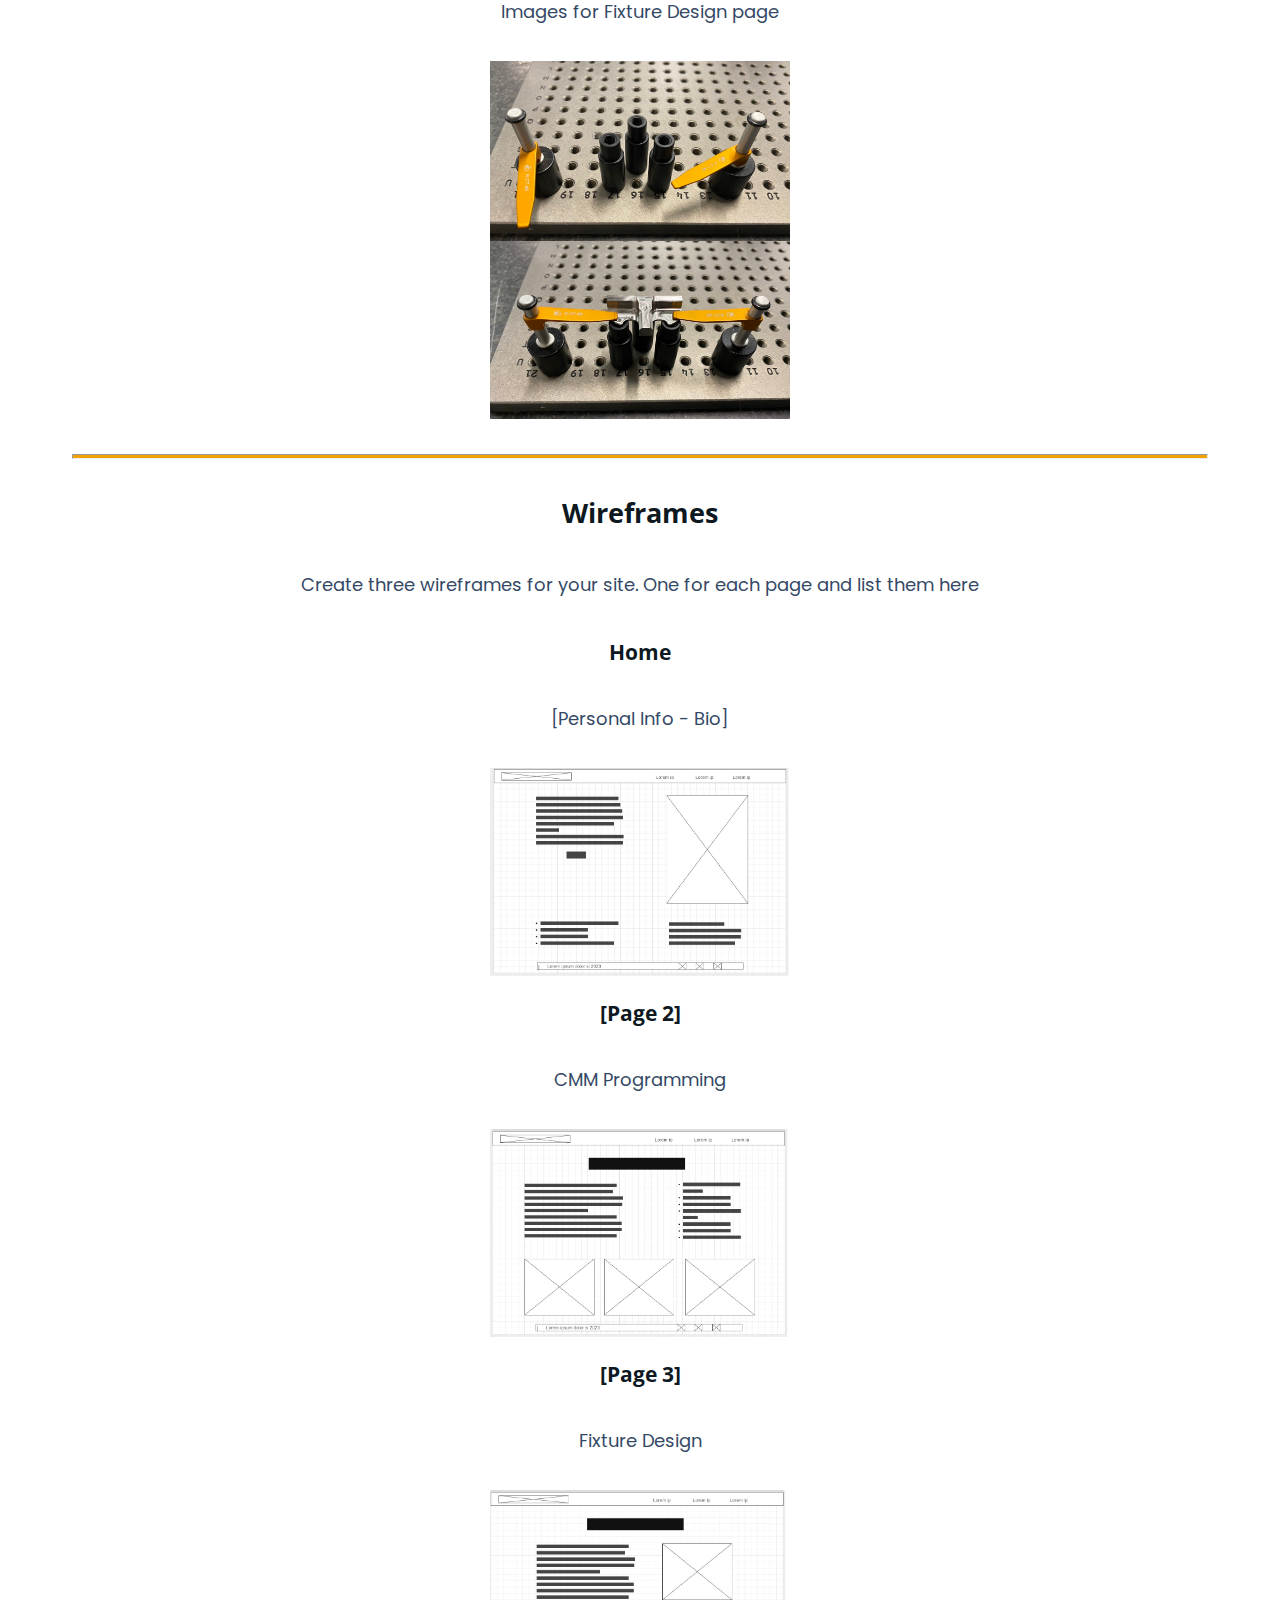
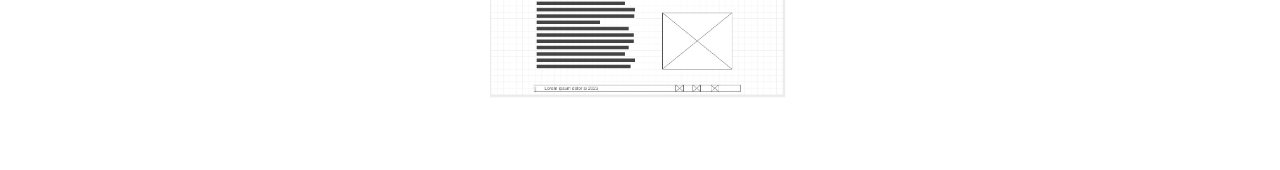
<file: jpw/site-plan.html>
<!DOCTYPE html>
<html lang="en-us">
    
  <head>
    <meta charset="utf-8">
    <title>Site Plan</title>
    <link type="text/css" rel="stylesheet" href="styles/site-plan.css">
  </head>

  <body>
    <header>
      <h1>[JP - Walls] Site Plan</h1>
      <h2>Jesus Paredes</h2>
      <h2>WDD 130-11</h2>
      <!-- In the header above, add the name or your site, your name and class number. For example if you are in section 3 you would put WDD 130.03 -->
    </header>
    <main>

      <!-- ------------------------Steps 2-3------------------------------ -->
      <hr>
      <h2>Overview</h2>
      <h3>Purpose</h3>
      <p>Offer services as a CMM Programmer,
         and designing fixtures for CMM (Coordinate Measuring Machine)</p>  <!-- change this -->


      <h3>Audience</h3>
      <p>A variety of business owners in the aerospace field requiring our services</p>  <!-- change this -->

      <hr>
      <h2>Branding</h2>
      <h3>Website Logo</h3>
      <!-- Replace this with some sort of logo for your site.  A logo can be as simple as the name of your site in a nice font :) -->
      <img src="images/JP-Walls-logos_transparent.png" alt="Logo image">
      <hr>
      <h2>
        Style Guide
      </h2>

      <!-- ------------------------Steps 4-8------------------------------ -->

      <h3>
        Color Palette
      </h3>
      <!--  The colors you choose for a website are one of the most important decisions you will make. Follow the instructions on the activity in iLearn then return and replace the color codes below with the hex color codes (the 6 digit numbers that show at the bottom of each color) for the colors you have chosen below.  You should have at least 2 colors but do not have to fill in all 4 if you do not need them.  -->

      <!-- Copy and paste the URL to your finished palette below Make sure to paste it into both spots -->
      Palette URL: <a href="https://coolors.co/0d1821-344966-f0a202-fff8f0" 
      target="_blank">https://coolors.co/0d1821-344966-f0a202-fff8f0</a>


      <table class="colors">
        <tr><th>Primary</th><th>Secondary</th><th>Accent 1</th><th>Accent 2</th></tr>
        <!-- Replace the numbers in the boxes below with your hex color codes. Then switch to the site-plan.css file and change your colors there as well. -->
        <tr><td class="primary">[#0d1821]</td><td class="secondary">[#344966]</td><td class="accent1">[#f0a202]</td><td class="accent2">[#fff8f0]</td></tr>
      </table>

      <!-- ------------------------Step 9------------------------------ -->

      <h3>
        Typography
      </h3>
      <!-- Choose a font for your paragraphs (body copy) and headlines. What font(s) have you chosen? Why did you choose what you did?  Make sure to review the list of web safe fonts at W3Schools.org as a starting point.  Think also about which of your colors above you might use for background and font colors. -->

      <h4>
        Heading Font: Open Sans  <!-- change this -->
      </h4>
      <h4>
        Paragraph Font: Poppins <!-- change this -->
      </h4>
      <h3>
        Normal paragraph example
      </h3>
      <p>
        Lorem ipsum dolor sit amet, consectetur adipiscing elit, sed do eiusmod tempor incididunt ut labore et dolore magna aliqua. Ut enim ad minim veniam, quis nostrud exercitation ullamco laboris nisi ut aliquip ex ea commodo consequat. Duis aute irure dolor in reprehenderit in voluptate velit esse cillum dolore eu fugiat nulla pariatur. Excepteur sint occaecat cupidatat non proident, sunt in culpa qui officia deserunt mollit anim id est laborum.
      </p>
      <h3>
        Colored paragraph example
      </h3>
      <p class="colored">
        Lorem ipsum dolor sit amet, consectetur adipiscing elit, sed do eiusmod tempor incididunt ut labore et dolore magna aliqua. Ut enim ad minim veniam, quis nostrud exercitation ullamco laboris nisi ut aliquip ex ea commodo consequat. 
      </p>

      <!-- ------------------------Step 10------------------------------ -->

      <h3>
        Navigation
      </h3>
      <!-- Think about how you want your navigation bar to look. In the site-plan.css file change the colors to your colors to get the look you desire. --> 
      <nav>
        <a href="#">Home</a>
        <a href="#">Page2</a>
        <a href="#">Page3</a>
      </nav>
      <hr>
      <h2>
        Site Map
      </h2>
      <div class="sitemap">
        <div class="sm-home">
          Home
        </div>
        <div class="sm-page2">
          CMM Programming <!-- change this -->
        </div>
        <div class="sm-page3">
          Fixture Design  <!-- change this -->
        </div>

        <div class="top">
          &nbsp;
        </div>
        <div class="left">
          &nbsp;
        </div>
        <div class="right">
          &nbsp;
        </div>

      </div>

      <!-- --------Content Section -------------- -->
      <hr>
      <h2>
        Content
      </h2>
      <h3>Home page</h3>
      <p>
        Hi, my name is Jesus Paredes (JP Walls) and I am a CMM programmer
         and fixture designer with almost six years of experience 
         in the field. I am the proud owner of JP Walls,
          which specializes in offering metrology services, specifically in CMM,
           as well as building fixtures for various industries, 
           with a focus on aerospace, automotive, and medical.

      </p>
      <p>Images for the Home page</p>
        <img src="images/jpwalls-small.jpeg" alt="image for homepage">
        
      </ul>
      <h3>CMM Programming</h3>
      <p>
        As a skilled CMM programmer with almost  6 years of experience
         in the field, I am confident in my ability to provide exceptional
          metrology services for your business.
          Our company's philosophy is built around ensuring that our
           clients receive the highest level of service possible. 
           We use the latest technology and techniques to ensure that
            our measurements are accurate and reliable, and we pride ourselves
             on our ability to find innovative solutions to complex problems.

      </p>
      <p>Images for CMM Programming page</p>
        <img src="images/cmm_1_img.jpg" alt="image for cmm programming page">
        <img src="images/cmm2_img.jpg" alt="image for cmm programming page">
        <img src="images/cmm3_img.jpg" alt="image for cmm programming page">

      </ul>
      <h3>Fixture Design</h3>
      <p>
        As a fixture designer, my role is to design and create fixtures
         that are used to hold and position parts during the measurement 
         process. Fixtures are critical components of a successful 
         metrology program, as they ensure that parts are held securely
          and in the correct position for measurement.

      </p>
      <p>Images for Fixture Design page</p>
        <img src="images/fixture1_img.jpg" alt="image for Fixture Design page">
        <img src="images/fixture2_img.jpg" alt="image for Fixture Design page">

      </ul>
      <hr>
      <h2>
        Wireframes
      </h2>
      <p>
        Create three wireframes for your site. One for each page and list them here</p>

      <h3>Home</h3>
      <p>         
        [Personal Info - Bio]
      </p>
      <img src="images/home_wireframe.jpeg" alt="home page wireframe">

      <h3>[Page 2]</h3>
      <p>         
        CMM Programming
      </p>
      <img src="images/cmm_wireframe.jpeg" alt="CMMM programming wireframe">

      <h3>[Page 3]</h3>
      <p>         
        Fixture Design
      </p>
      <img src="images/fixture_wireframe.jpeg" alt="Fixture Design wireframe">
    </main>
  </body>

</html>
</file>
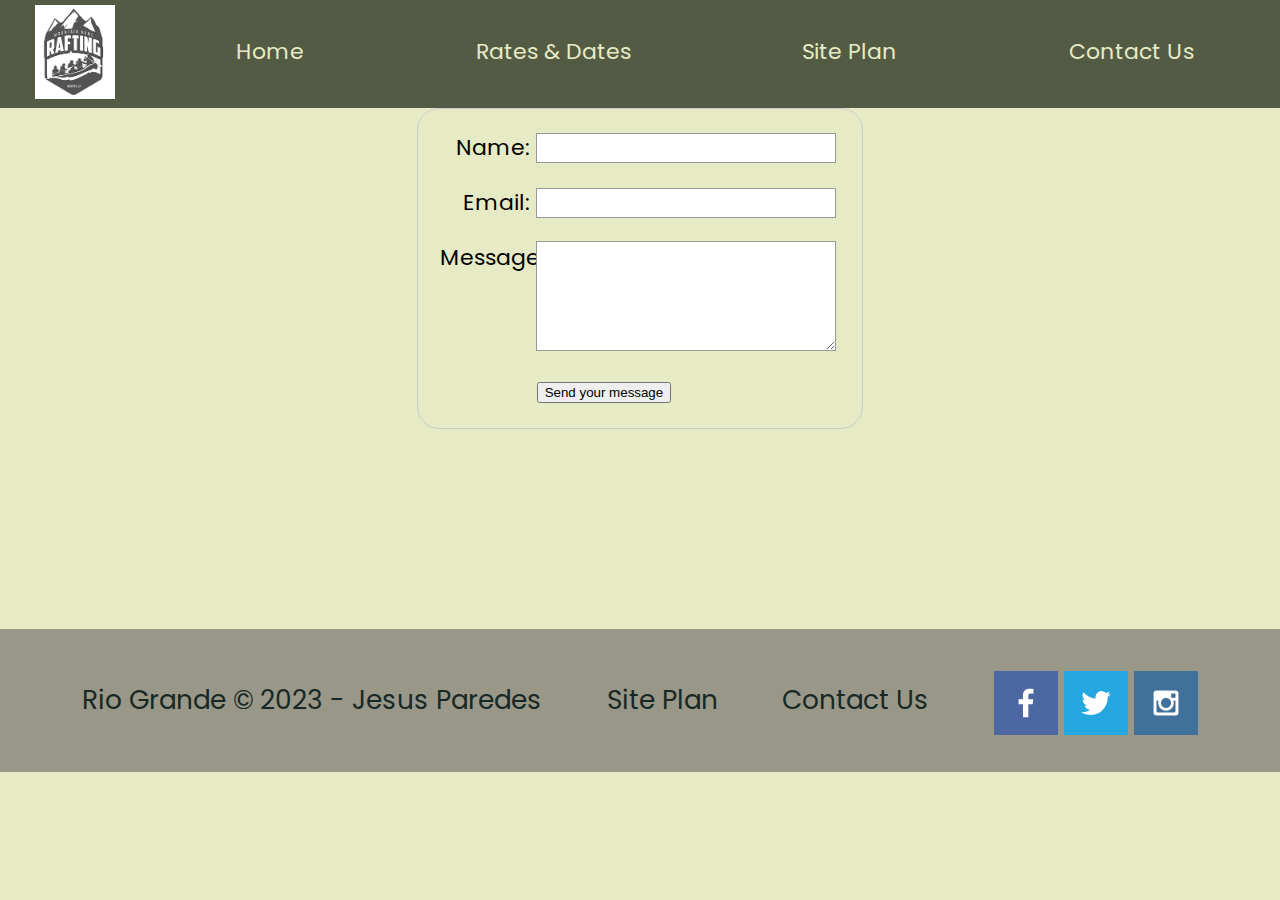
<file: wwr/contactus.html>
<!DOCTYPE html>
<html lang="en">
<!--KEEP HEAD & HEADER EXACTLY AS YOUR HOME PAGE-->
<head>
    <meta charset="UTF-8">
    <meta http-equiv="X-UA-Compatible" content="IE=edge">
    <meta name="viewport" content="width=device-width, initial-scale=1.0">
    <title>Contact Us</title>
    <link type="text/css" rel="stylesheet" href="styles/style.css">
    <style>
    form {
  /* Center the form on the page */
  margin: 0 auto;
  width: 400px;
  /* Form outline */
  padding: 1em;
  border: 1px solid #ccc;
  border-radius: 1em;
}

ul {
  list-style: none;
  padding: 0;
  margin: 0;
}

form li + li {
  margin-top: 1em;
}

label {
  /* Uniform size & alignment */
  display: inline-block;
  width: 90px;
  text-align: right;
}

input,
textarea {
  /* To make sure that all text fields have the same font settings
     By default, textareas have a monospace font */
  font: 1em sans-serif;

  /* Uniform text field size */
  width: 300px;
  box-sizing: border-box;

  /* Match form field borders */
  border: 1px solid #999;
}

input:focus,
textarea:focus {
  /* Additional highlight for focused elements */
  border-color: #000;
}

textarea {
  /* Align multiline text fields with their labels */
  vertical-align: top;

  /* Provide space to type some text */
  height: 5em;
}

.button {
  /* Align buttons with the text fields */
  padding-left: 90px; /* same size as the label elements */
}

button {
  /* This extra margin represent roughly the same space as the space
     between the labels and their text fields */
  margin-left: 0.5em;
}
#feedback {
    background-color: antiquewhite;
    position: absolute;
    top: 0;
    left: 0;
    right: 0;
    padding: .5em;
    /* make this element invisible until we are ready for it */
    display: none;      
}
.moveDown {
    margin-top: 3em;
}
      </style>
</head>
<body>
    <div id="content">
    <header>
        <a id="logo_link" href="index.html">
            <img class="logo" src="images/rio_grande.png" alt="Rio Grande Logo">
        </a>
        <nav>
            <a href="index.html">Home</a>
            <a href="rates-dates.html">Rates & Dates</a>
            <a href="site-plan-rafting.html">Site Plan</a>
            <a href="contactus.html">Contact Us</a>
        </nav>
    </header>
    <main>
        <div id="feedback"></div>
        <form action="/my-handling-form-page" method="post">
            <ul>
              <li>
                <label for="name">Name:</label>
                <input type="text" id="name" name="user_name" />
              </li>
              <li>
                <label for="mail">Email:</label>
                <input type="email" id="mail" name="user_email" />
              </li>
              <li>
                <label for="msg">Message:</label>
                <textarea id="msg" name="user_message"></textarea>
              </li>
              <li class="button">
                <button type="submit">Send your message</button>
              </li>
            </ul>
          </form>
    </main>
   
    <footer>
        <p>Rio Grande &copy; 2023 - Jesus Paredes</p>
        <p><a href="site-plan-rafting.html">Site Plan</a></p>
        <p><a href="contactus.html">Contact Us</a></p>
        <div class="social">
            <a href="https://facebook.com" target="_blank">
                <img src="images/facebook.png" alt="fb icon">
            </a>
            <a href="https://twitter.com" target="_blank">
                <img src="images/twitter.png" alt="twitter icon">
            </a>
            <a href="https://instagram.com" target="_blank">
                <img src="images/instagram.png" alt="instagram icon">
            </a>
        </div>
    </footer>
    </div>
    <script>
        // get the feedback div element so we can do something with it.
        const feedbackElement = document.getElementById('feedback');
        // get the form so we can read what was entered in it.
        const formElement = document.forms[0];
        // add a 'listener' to wait for a submission of our form. When that happens run the code below.
        formElement.addEventListener('submit', function(e) {
            // stop the form from doing the default action.
            e.preventDefault();
            // set the contents of our feedback element to a message letting the user know the form was submitted successfully. Notice that we pull the name that was entered in the form to personalize the message!
            feedbackElement.innerHTML = 'Hello '+ formElement.user_name.value +'! Thank you for your message. We will get back with you as soon as possible!';
            // make the feedback element visible.
            feedbackElement.style.display = "block";
            // add a class to move everything down so our message doesn't cover it.
            document.body.classList.toggle('moveDown');
        });
    </script>
</body>
</html>
</file>
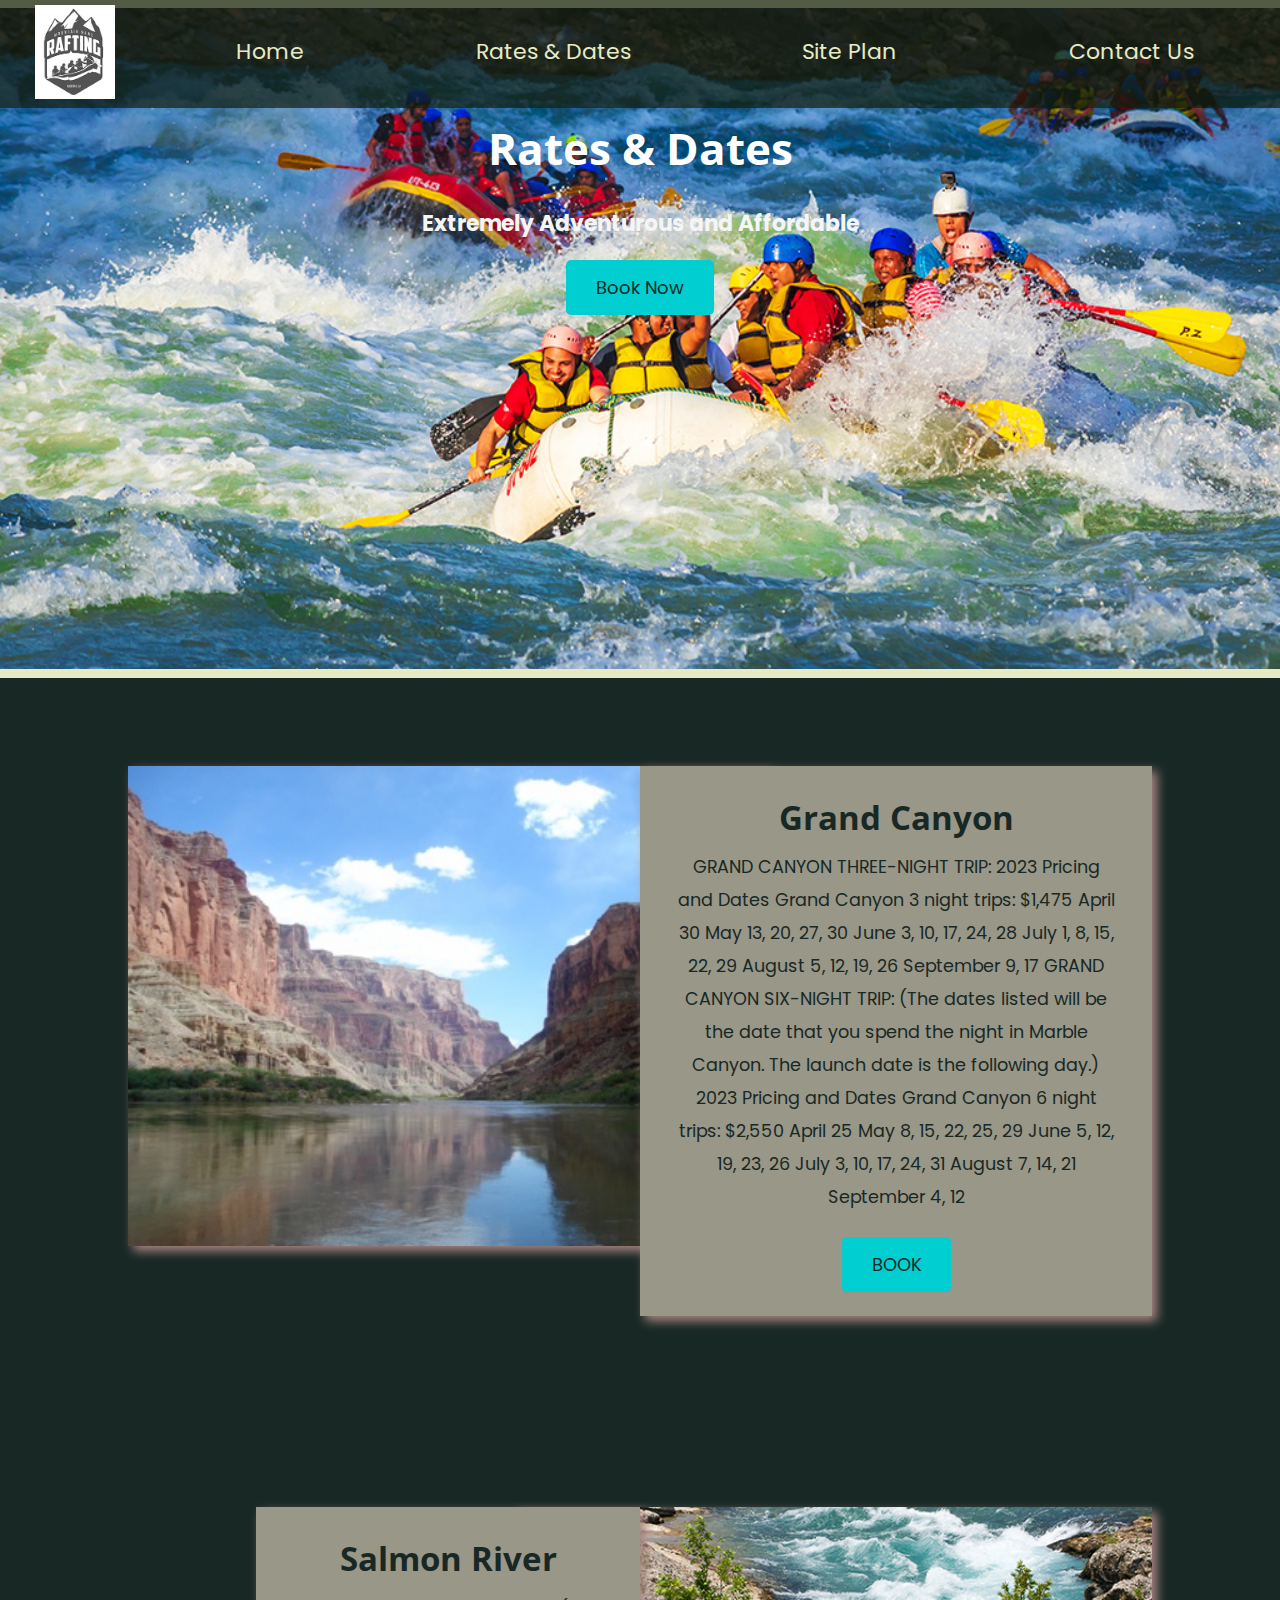
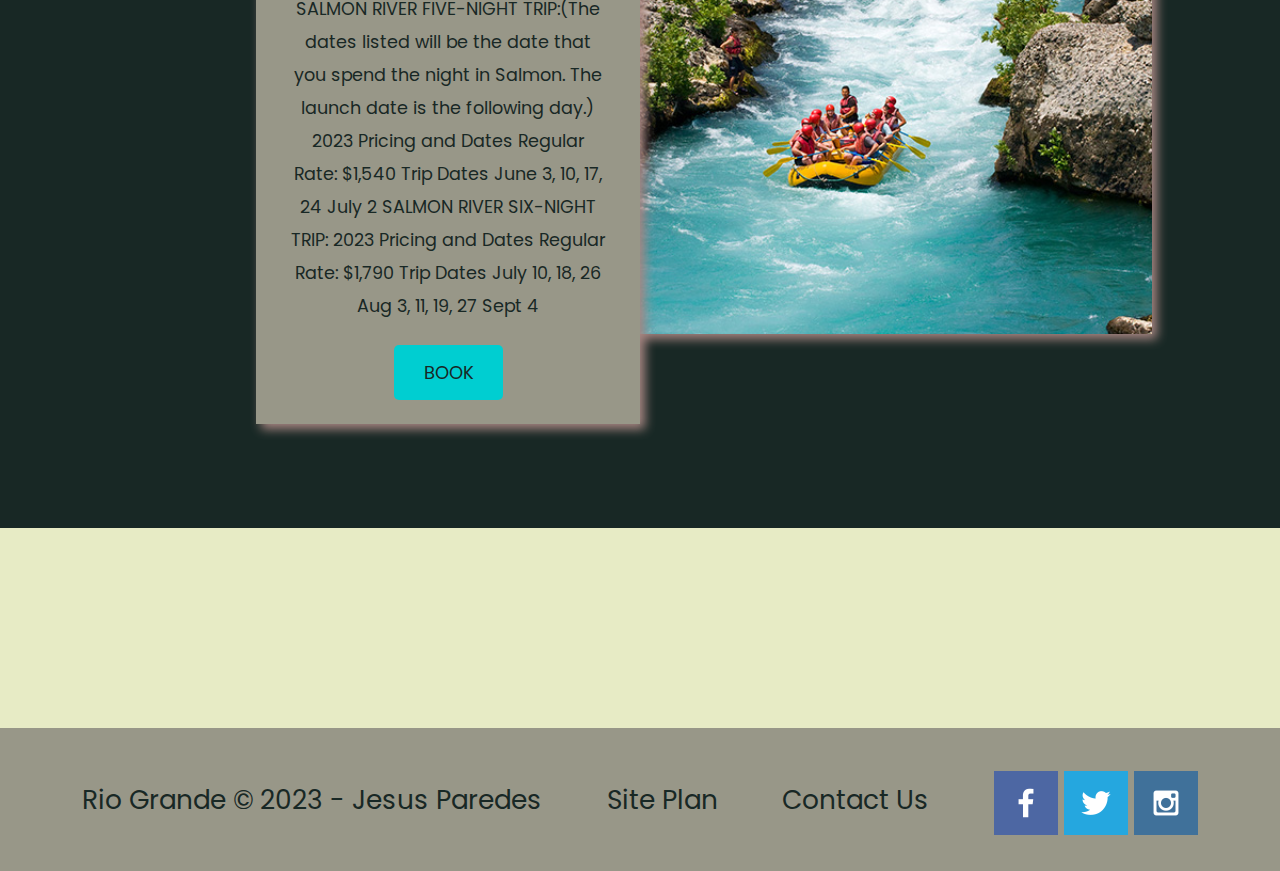
<file: wwr/rates-dates.html>
<!DOCTYPE html>
<html lang="en">
<!--KEEP HEAD & HEADER EXACTLY AS YOUR HOME PAGE-->
<head>
    <meta charset="UTF-8">
    <meta http-equiv="X-UA-Compatible" content="IE=edge">
    <meta name="viewport" content="width=device-width, initial-scale=1.0">
    <title>RATES & DATES</title>
    <link type="text/css" rel="stylesheet" href="styles/style.css">
</head>
<body>
    <div id="content">
    <header>
        <a id="logo_link" href="index.html">
            <img class="logo" src="images/rio_grande.png" alt="Rio Grande Logo">
        </a>
        <nav>
            <a href="index.html">Home</a>
            <a href="rates-dates.html">Rates & Dates</a>
            <a href="site-plan-rafting.html">Site Plan</a>
            <a href="contactus.html">Contact Us</a>
        </nav>
    </header>
<!--ADD AND EDIT YOUR NEW PAGE RATES AND DATES FROM HERE-->
    <div id="rate">
        <div id="rate-box">
            <img id="rate-img" src="images/rate_rafting.jpeg" alt="People enjoying Rio Grande">
        </div>
        <section id="rate-msg">
            <h1 class="rate-title">Rates & Dates</h1>
            <h4>Extremely Adventurous and Affordable</h4>
            <div class='button-box'>
                <a class='book' href="contactus.html">Book Now</a>
            </div>
        </section>
    </div>
    <main class="rate-grid">
        <div id="a-background"></div>
        <img class="canyon" src="images/grand_canyon.jpeg" alt="Grand Canyon">
        <section class="a-msg">
            <h2>Grand Canyon</h2>
            <p>GRAND CANYON THREE-NIGHT TRIP: 2023 Pricing and Dates Grand Canyon 3 night trips: $1,475 April 30 May 13, 20, 27, 30 June 3, 10, 17, 24, 28 July 1, 8, 15, 22, 29 August 5, 12, 19, 26 September 9, 17
                GRAND CANYON SIX-NIGHT TRIP: (The dates listed will be the date that you spend the night in Marble Canyon. The launch date is the following day.) 2023 Pricing and Dates Grand Canyon 6 night trips: $2,550 April 25 May 8, 15, 22, 25, 29 June 5, 12, 19, 23, 26 July 3, 10, 17, 24, 31 August 7, 14, 21 September 4, 12
                 </p>
            <a class='join' href="rivers.html">BOOK</a>
        </section>
        <div id="b-background"></div>
        <img class="salmon" src="images/salmon_river.jpeg" alt="Salmon River">
        <section class="b-msg">
            <h2>Salmon River</h2>
            <p>SALMON RIVER FIVE-NIGHT TRIP:(The dates listed will be the date that you spend the night in Salmon. The launch date is the following day.) 2023 Pricing and Dates Regular Rate: $1,540 Trip Dates June 3, 10, 17, 24 July 2
                SALMON RIVER SIX-NIGHT TRIP: 2023 Pricing and Dates Regular Rate: $1,790 Trip Dates July 10, 18, 26 Aug 3, 11, 19, 27 Sept 4
                 </p>
            <a class='join' href="rivers.html">BOOK</a>
        </section>
    </main>
    <!--KEEP FOOTER EXACTLY AS YOUR HOME PAGE-->
    <footer>
        <p>Rio Grande &copy; 2023 - Jesus Paredes</p>
        <p><a href="site-plan-rafting.html">Site Plan</a></p>
        <p><a href="contactus.html">Contact Us</a></p>
        <div class="social">
            <a href="https://facebook.com" target="_blank">
                <img src="images/facebook.png" alt="fb icon">
            </a>
            <a href="https://twitter.com" target="_blank">
                <img src="images/twitter.png" alt="twitter icon">
            </a>
            <a href="https://instagram.com" target="_blank">
                <img src="images/instagram.png" alt="instagram icon">
            </a>
        </div>
    </footer>
    </div>
</body>
</html>
</file>
<file: jpw/styles/style.css>
@import url('https://fonts.googleapis.com/css2?family=Open+Sans:wght@300&family=Poppins&display=swap');

body {
    background-color: #0d1821;
    font-family: 'Poppins', 'Georgia', 'Verdana';
    font-size: 22px;
    margin: 0;
    padding: 0;
}

header {
    display: flex;
    justify-content: space-between;
    align-items: center;
    padding: 20px;
    background-color: #0d1821;
    box-shadow: 0px 2px 5px rgba(0, 0, 0, 0.1);
    height: 70px;
    font-family: 'Open Sans', 'Georgia', 'Verdana';
    font-weight: bolder;
    
  }
  
  
  .logo {
    flex: 1;
    width: 200px;
  }
  
  
  .logo img {
    height: 200px;
    width: auto;
  }
  
  
  nav {
    flex: 1;
    text-align: right;
  }
  
  
  nav a {
    color: #fff8f0;
    text-decoration: none;
    font-weight: bold;
    font-size: 16px;
    margin-left: 20px;
  }
  
  
  nav a:first-child {
    margin-left: 0;
  }

nav a:hover {
color: #f0a202;
}

/* Home grid styles */
.home-grid {
    display: grid;
    grid-template-columns: 1fr 1fr 1fr;
    grid-template-rows: 1fr 1fr;
    grid-gap: 20px;
    max-width: 1200px;
    margin: 0 auto;
    padding: 40px 20px;
  }
  
  
  /* Hero message styles */
  #hero-msg {
    grid-column: 1 / span 2;
    grid-row: 1/2;
    box-shadow: 0 0 10px rgba(0, 0, 0, 0.1);
    padding: 20px;
    text-align: center;
  }
  
  
  .home-title {
    color: #344966;
    font-size: 24px;
    margin-top: 0;
    text-align: left;
  }
  
  
  #hero-msg h2 {
    font-size: 40px;
    margin-top: 20px;
    margin-bottom: 40px;
    color: #fff8f0;
    text-align: left;
  }
  
  
  .button-box {
    display: flex;
    justify-content: center;
  }
  
  
  .book {
    background-color: #344966;
    color: #f0a202;
    border: none;
    border-radius: 25px;
    padding: 10px 30px;
    text-align: center;
    text-decoration: none;
    font-size: 18px;
    transition: background-color 0.2s;
  }
  
  
  .book:hover {
    background-color: #f0a202;
    color: #344966;
  }
  
  
  /* A message styles */
  .a-msg {
    grid-column: 1/2;
    grid-row: 2/4;
    box-shadow: 0 0 10px rgba(0, 0, 0, 0.1);
    padding: 20px;
    color: #fff8f0;
  }
  
  
  .a-msg p {
    font-size: 18px;
    margin-top: 0;
  }
  
  
  .a-msg h2 {
    font-size: 24px;
    margin-top: 20px;
    margin-bottom: 20px;
    color: #f0a202;
    
  }
  
  
  /* Bio pic styles */
  .bio-pic {
    grid-column: 3/4;
    max-width: 100%;
    height: auto;
    border-radius: 50%;
  }
  
  
  /* B message styles */
  .b-msg {
    grid-column: 2 / span 2;
    box-shadow: 0 0 10px rgba(0, 0, 0, 0.1);
    padding: 20px;
    text-align: center;
  }
  
  
  .b-msg p {
    font-size: 18px;
    margin-top: 20px;
    margin-bottom: 10px;
    margin-left: 100px;
    color: #fff8f0;
  }
  footer .social img {
    padding-top: 10px;
}

footer p {
    font-size: auto;
}
footer a:hover {
    color: #f0a202;
}
footer a {
    color: #fff8f0;
    text-decoration: none;
}
footer {
    box-shadow: 5px 2px 0px rgba(0.1, 0, 0, 0);
    color: #344966;
    padding: 25px 50px;
    margin-top: 70px;
    display: flex;
    justify-content: space-around;
    align-items: center;
    font-family: 'Open Sans', 'Georgia', 'Verdana';
    font-weight: bolder;
}  
/* STARTING CSS FOR MY SECOND PAGE */

/* Main Section */
.cmm-grid {
  display: grid;
  grid-template-columns: repeat(2, 1fr);
  grid-template-rows: auto;
  grid-gap: 20px;
  margin-top: 20px;
  max-width: 1200px;
    margin: 0 auto;
    padding: 40px 20px;
}


#cmm-msg {
  grid-column: 1 / span 2;
  text-align: center;
  color: #344966;
}


.cmm-title {
  font-size: 40px;
  font-weight: bold;
  margin-bottom: 10px;
  color: #f0a202;
}


.section1 {
  grid-column: 1 / span 1;
  color: #fff8f0;
  box-shadow: 0 0 10px rgba(0, 0, 0, 0.1);
  padding: 20px;
  font-size: 18px;
}


.section2 {
  grid-column: 2 / span 1;
  color: #fff8f0;
  box-shadow: 0 0 10px rgba(0, 0, 0, 0.1);
  padding: 20px;
  font-size: 18px;
  margin-top: 20px;
  margin-bottom: 10px;
  margin-left: 100px;
}

.section2 h4 {
  font-size: 24px;
  margin-top: 20px;
  margin-bottom: 20px;
  color: #f0a202;
  text-align: center;
}

.cmm-cards {
  display: flex;
  justify-content: center;
  align-items: center;
  grid-column: 1 / span 2;
  margin-top: 50px;
}


.card {
  display: flex;
  flex-direction: column;
  align-items: center;
  justify-content: center;
  background-color: #f2f2f2;
  border-radius: 10px;
  overflow: hidden;
  width: 33.33%;
  margin: 0 20px;
}


.card-img {
  width: 100%;
  height: 400px;
  border-radius: 10px 10px 0 0;
}

/* STARTING CSS FOR MY THIRD PAGE */

.fixture-grid {
  display: grid;
  grid-template-columns: repeat(2, 1fr);
  grid-template-rows: auto;
  grid-gap: 20px; 
  margin-top: 20px;
  max-width: 1200px;
  margin: 0 auto;
  padding: 40px 20px;
}

#fixture-msg {
  grid-column: 1 / span 2;
  text-align: center;
  color: #344966;
}


.fixture-title {
  font-size: 40px;
  font-weight: bold;
  margin-bottom: 10px;
  color: #f0a202;
}

.section3 {
  grid-column: 1; 
  color: #fff8f0;
  box-shadow: 0 0 10px rgba(0, 0, 0, 0.1);
  padding: 20px;
  font-size: 18px;
  margin-top: 70px;
}

.section3 p:last-of-type {
  color: #f0a202;
}

.fixture-cards {
  grid-column: 2; 
  display: flex;
  flex-direction: column;
  justify-content: center;
  align-items: center;
  margin-top: 50px;
}


.fixture-img {
  max-width: 100%;
  height: 400px;
  margin-bottom: 20px; 
  border-radius: 10px 10px 0 0;
}
</file>
<file: wwr/styles/style.css>
@import url('https://fonts.googleapis.com/css2?family=Open+Sans:wght@300&family=Poppins&display=swap');

#content {
    max-width: 1600px;
    margin: 0 auto;
}
nav a {
    text-align: center;
    color: #e7ebc5;
    text-decoration: none;
    padding: 35px;
}
#hero-msg h1, #hero-msg h4 {
    text-align: center;
    
    
}
.button-box {
    text-align: center;
}
main section {
    text-align: center;
}
#background {
    height: 725px;
    background-color: #182825;
}
body {
    background-color: #e7ebc5;
    font-family: 'Poppins', 'Georgia', 'Verdana';
    font-size: 22px;
    margin: 0;
    padding: 0;
}
header {
    background-color: rgba(20,30,13, .7);
}
nav a:hover {
    background-color: #a78682;
    color: #182825;
}
.book, .join {
    background-color: darkturquoise;
    color: #182825;
    text-decoration: none;
    font-size: 18px;
    padding: 15px 30px;
    margin-top: 50px;
    border-radius: 5px;
}
.book:hover, .join:hover {
    background-color:#a78682;
    color: #182825;
}
.msg {
    background-color:#989788;
    line-height: 1.5em;
    padding: 35px;
    grid-column: 6/10;
    grid-row: 6/7;
    box-shadow: 5px 5px 10px #a78682;
}
footer {
    background-color: #989788;
    color: #182825;
    padding: 25px 50px;
    margin-top: 200px;
    display: flex;
    justify-content: space-around;
    align-items: center;
}
.home-title {
    color: white;
    font-family: 'Open Sans', 'Helvetica', 'sans-serif';
    font-size: 2em;
    margin-top: 10px;
}
h4 {
    color: whitesmoke;
}
.msg h2 {
    color: #182825;
    font-family: 'Open Sans', 'Helvetica', 'sans-serif';
}
.msg p {
    color:#182825;
    font-size: .8em;
    padding-bottom: 15px;
}
footer a {
    color: #182825;
    text-decoration: none;
}
footer a:hover {
    color: aqua;
}
.logo {
    width: 80px;
}
.icon {
    width: 80px;
    padding-top: 10px;
}
#hero-img {
    width: 100%;
}
footer p {
    font-size: 1.2em;
}
footer p a:hover {
    text-decoration: underline;
}
h2 {
    margin: 0;
}
#logo_link {
    padding-top: 5px;
    justify-self: center;
    align-self: center;
}
footer .social img {
    padding-top: 15px;
}
.rivers-card, .camping-card, .rapids-card {
    margin: 200px 0;
}
.card-img {
    border: 10px solid #a78682;
    transition: transform .5s;
    box-shadow: 5px 5px 10px #6f7364;
}
main section img {
    box-sizing: border-box;
}
header {
    display: grid;
    grid-template-columns: 150px auto;
}
nav {
    display: flex;
    justify-content: space-around;
}
#hero {
    display: grid;
    grid-template-columns: 1fr 3fr 1fr;
    margin-top: -100px;
}
#hero-box {
    grid-column: 1/4;
    grid-row: 1/3;
    z-index: -1;
}
#hero-msg {
    grid-column: 2/3;
    grid-row: 1/3;
    margin-top: 100px;
}
.home-grid {
    display: grid;
    grid-template-columns: 1fr 1fr 1fr 1fr 1fr 1fr 1fr 1fr 1fr 1fr;
}
.card-img, .mountains {
    width: 100%;
}
.rivers-card {
    grid-column: 2/4;
    grid-row: 2/3;
}
.camping-card {
    grid-column: 5/7;
    grid-row: 2/3;
}
.rapids-card {
    grid-column: 8/10;
    grid-row: 2/3;
}
#background {
    grid-column: 1/11;
    grid-row: 4/9;
}
.mountains {
    grid-column: 2/7;
    grid-row: 5/8;
    box-shadow: 5px 5px 10px #a78682;
}
.card-img:hover {
    opacity: .6;
    transform: scale(1.1);
}
/* STARTING CSS FOR MY SECOND PAGE (RATES AND DATES) */
#rate-msg h1, #rate-msg h4 {
    text-align: center;   
}
.rate-title {
    color: white;
    font-family: 'Open Sans', 'Helvetica', 'sans-serif';
    font-size: 2em;
    margin-top: 10px;
}
#rate-img {
    width: 100%;
}
#rate {
    display: grid;
    grid-template-columns: 1fr 3fr 1fr;
    margin-top: -100px;
}
#rate-box {
    grid-column: 1/4;
    grid-row: 1/3;
    z-index: -1;
}
#rate-msg {
    grid-column: 2/3;
    grid-row: 1/3;
    margin-top: 100px;
}
.rate-grid {
    display: grid;
    grid-template-columns: 1fr 1fr 1fr 1fr 1fr 1fr 1fr 1fr 1fr 1fr;
}
#a-background {
    grid-column: 1/11;
    grid-row: 1/6;
    height: 725px;
    background-color: #182825;
}
.canyon {
    grid-column: 2/7;
    grid-row: 2/5;
    box-shadow: 5px 5px 10px #a78682;
    width: 100%;
}
.a-msg {
    background-color:#989788;
    line-height: 1.5em;
    padding: 35px;
    grid-column: 6/10;
    grid-row: 3/4;
    box-shadow: 5px 5px 10px #a78682;
}
.a-msg h2 {
    color: #182825;
    font-family: 'Open Sans', 'Helvetica', 'sans-serif';
}
.a-msg p {
    color:#182825;
    font-size: .8em;
    padding-bottom: 15px;
}#b-background {
    grid-column: 1/11;
    grid-row: 7/12;
    height: 725px;
    background-color: #182825;
}
.salmon {
    grid-column: 5/10;
    grid-row: 8/11;
    box-shadow: 5px 5px 10px #a78682;
    width: 100%;
}
.b-msg {
    background-color:#989788;
    line-height: 1.5em;
    padding: 35px;
    grid-column: 3/6;
    grid-row: 9/10;
    box-shadow: 5px 5px 10px #a78682;
}
.b-msg h2 {
    color: #182825;
    font-family: 'Open Sans', 'Helvetica', 'sans-serif';
}
.b-msg p {
    color:#182825;
    font-size: .8em;
    padding-bottom: 15px;
}
/* MEDIA QUERIES BELOW */
@media screen and (max-width: 900px) {
    #hero, .home-grid {
        display: block;
        height: auto;
    }
    nav, footer {
        flex-direction: column;
    }
    nav a {
        display: block;
        padding: 15px;
    }
    #hero {
        margin-top: 0;
    }
    #hero-msg {
        margin-top: 0;
    }
    #hero-msg h4 {
        display: none;
    }
    .home-title {
        font-size: 25px;
        color: #6f7364;
    }
    .rivers-card, .camping-card, .rapids-card { 
        margin: 50px auto;
        width: 60%;
    }
    #background {
        display: none;
    }
    .mountains, .msg {
        width: 80%;
        display: block;
        margin: 0 auto;
    }
    footer {
        margin-top: 25px;
    }
}
</file>
<file: positionstyles.css>
/* CSS - Name: "positionstyles.css" */
/* Activity 1 styles */
.content1 {
  /* This is the parent of the activity 1 boxes. */
  display: grid;
  grid-template-columns: 1fr 1fr;
  justify-items: center;
  grid-gap: 20px;
}
.red1 { 
  width: 100%; 
  height: 100px; 
  background-color: red; 
  grid-column: 1/3;

} 
.green1 {
  width: 200px; 
  height: 200px; 
  background-color: green; 

} 
.yellow1 {
  width: 200px; 
  height: 200px; 
  background-color: gold; 
} 
.blue1 {
  width: 100%; 
  height: 100px; 
  background-color: blue; 
  grid-column: 1/3;
} 
/* Activity 2 styles */ 
.content2 {
  /* This is the parent of the activity 2 boxes. */
  display: grid;
  grid-template-columns: 50px 50px 50px 50px 50px;
  grid-template-rows: 50px 50px 50px 50px 50px;
}
.red2 {
  width: 100px; 
  height: 100px; 
  background-color: red; 
} 
.green2 { 
  width: 100px; 
  height: 100px; 
  background-color: green; 
  grid-column-start: 2;
  grid-row-start: 2;
} 
.yellow2 {
  width: 100px; 
  height: 100px; 
  background-color: gold; 
  grid-column-start: 3;
  grid-row-start: 3;
} 
.blue2 {
  width: 100px; 
  height: 100px; 
  background-color: blue; 
  grid-column-start: 4;
  grid-row-start: 4;
} 
/* Activity 3 styles */ 
.content3 {
  /* This is the parent of the activity 3 boxes. */
  display: grid;
  grid-template-columns: 1fr 1fr;
  column-gap: 50px;
}
.red3 {
  width: 100%; 
  height: 100px; 
  background-color: red; 
  grid-column: 1/3;
} 
.green3 {
  width: 100%; 
  height: 200px; 
  background-color: green;
} 
.yellow3 {
  width: 100%; 
  height: 200px; 
  background-color: gold; 
} 
.blue3 {
  width: 100%;
  height: 100px; 
  background-color: blue; 
  grid-column: 1/3;
} 
/* Activity 4 styles */ 
.content4 {
  /* This is the parent of the activity 4 boxes. */
  height: 400px;
  display: grid;
  grid-template-columns: 1fr 1fr;
}
.red4 {
  width: 100%; 
  height: 100%; 
  background-color: red; 
  grid-row-start: 1;
  grid-row-end: 4;
} 
.green4 {
  width: 100%; 
  height: 200px; 
  background-color: green; 
  grid-column: 2/3;
} 
.yellow4 {
  width: 100%; 
  height: 200px; 
  background-color: gold; 
  grid-column: 2/3;
} 
.blue4 {
  width: 100%; 
  height: 200px; 
  background-color: blue; 
  grid-column: 2/3;
} 
/* Activity 5 styles */ 
.content5 {
  /* This is the parent of the activity 5 boxes. */
  height: 400px;
}
.red5 { 
  width: 100%; 
  height: 100px; 
  background-color: red; 
} 
.green5 { 
  width: 200px; 
  height: 200px; 
  background-color: green; 
  float: left;

} 
.yellow5 {
  width: 100%; 
  height: 100%; 
  background-color: gold; 

} 
.blue5 {
  width: 100%; 
  height: 100px; 
  background-color: blue; 
} 
/* Activity 6 styles */ 
.content6 {
  /* This is the parent of the activity 6 boxes. */
  display: grid;
  grid-template-columns: 100px 100px 100px 100px 100px;
  grid-template-rows: 100px 100px 100px 100px 100px;

}
.red6 {
  width: 400px; 
  height: 200px; 
  background-color: red; 
  z-index: -1;
} 
.green6 {
  width: 200px; 
  height: 200px; 
  background-color: green; 
  grid-column-start: 1;
  grid-row-start: 5;
} 
.yellow6 {
  width: 200px; 
  height: 400px; 
  background-color: gold; 
  grid-column-start: 5;
  grid-row-start: 3;
} 
.blue6 {
  width: 400px; 
  height: 400px; 
  background-color: blue; 
  grid-column-start: 2;
  grid-row-start: 2;
  z-index: -1;
} 


/* Do not make any changes below here */
.activity {
  width: 70%; 
  margin: 20px auto; 
  font-family: Arial, sans-serif; 
  border: 1px solid black; 
  padding: 10px; 
  clear:both; 
  overflow: auto;
} 

.hint {
  border: 1px solid grey;
  background: #e0e0e0;
  padding: .5em;
  position: relative;
  margin: 1em 0;
}
.hint h3 {
  margin: 0;
}
.hint:hover {
  background: #d0d0d0;
}
.hint > div {
  display: none;
}

.hint input[type=checkbox] {
  position: absolute;
  width: 100%;
  height: 100%;
  opacity: 0;
  z-index: 1;
  cursor: pointer;
}

.hint input[type=checkbox]:checked ~ div {
  display: block;
}

.hint i {
  position: absolute;
  transform: translate(-6px, 0);
  margin-top: 16px;
  right: 10px;
  top: -3px;
}
.hint i:before, .hint i:after {
  content: "";
  position: absolute;
  background-color: black;
  width: 3px;
  height: 9px;
}
.hint i:before {
  transform: translate(2px, 0) rotate(45deg);
}
.hint i:after {
  transform: translate(-2px, 0) rotate(-45deg);
}

.hint input[type=checkbox]:checked ~ i:before {
  transform: translate(-2px, 0) rotate(45deg);
}
.hint input[type=checkbox]:checked ~ i:after {
  transform: translate(2px, 0) rotate(-45deg);
}
.hint a {
  position: relative;
  z-index: 1;
}
</file>
<file: jpw/styles/site-plan.css>
/* if you are using any Google fonts change the font names below to your fonts. 
Any spaces in your font name should be replaced with a +. 
Fonts are separated by a | */
@import url('https://fonts.googleapis.com/css2?family=Open+Sans:wght@300&family=Poppins&display=swap');

:root {
  /* change the values below to your colors from your palette */
  --primary-color: #0d1821   ;
  --secondary-color: #344966 ;
  --accent1-color: #f0a202;
  --accent2-color: #fff8f0;

  /* change the values below to your chosen font(s) */
  --heading-font: "Open Sans";
  --paragraph-font: Poppins, Helvetica, sans-serif;

  /* these colors below should be chosen from among your palette colors above */
  --headline-color-on-white: #0d1821;  /* headlines on a white background */ 
  --headline-color-on-color: #fff8f0; /* headlines on a colored background */ 
  --paragraph-color-on-white: #344966; /* paragraph text on a white background */ 
  --paragraph-color-on-color: #fff8f0; /* paragraph text on a colored background */ 
  --paragraph-background-color: #f0a202  ;
  --nav-link-color: #f0a202;
  --nav-background-color: #0d1821;
  --nav-hover-link-color: #f0a202;
  --nav-hover-background-color: #344966;
}


/*  Look around below...but DON'T CHANGE ANYTHING! */

body {
  max-width: 1200px;
  margin: 0 auto;
  padding: 4em;
  font-size: 18px;
  text-align: center;
}
img {
  display: block;
  margin: 0 auto;
  max-width: 300px;
}
h1, h2, h3, h4, h5, h6 {
  font-family: var(--heading-font);
  color: var(--headline-color-on-white);
}
h2 {
  text-align: center;
}
hr {
  height: 3px;
  margin: 35px 0;
  background: var(--accent1-color);
}
header {
  padding: 1em;
  text-align: center;
  color: var(--headline-color-on-color);
  background-color: var(--paragraph-background-color);
}
header > h1, header > h2 {
  color: var(--headline-color-on-color);
}

p {
  font-family: var(--paragraph-font);
  color: var(--paragraph-color-on-white);
  padding: 1em;
}
.colors {
  width: 100%;
  min-width: 350px;
  margin: 30px auto;
  text-align: center;
}
.colors th {
  background-color: #999;
}
.colors td{
  width: 25%;
  height: 3em;
}

.primary {
  background-color: var(--primary-color);
}
.secondary {
  background-color: var(--secondary-color);
}
.accent1 {
  background-color: var(--accent1-color);
}
.accent2{
  background-color: var(--accent2-color);
}

p.colored {
  background-color: var(--paragraph-background-color);
  color: var(--paragraph-color-on-color);
}

nav {
  background-color: var(--nav-background-color);
  line-height: 3em;
  text-align: center;
  font-size: 1.2em;
}
nav  {
  list-style-type: none;
  display: flex;

}
nav a {
  padding:1em;
  min-width: 120px;
  text-decoration: none;
  padding: 10px;

}
nav a:link, nav a:visited {
  color: var(--nav-link-color);
}
nav a:hover {
  color: var(--nav-hover-link-color);
  background-color: var(--nav-hover-background-color);
}

.sitemap {
  display: grid;
  justify-content: center;

  grid-template-columns: repeat(6, 15%);
  grid-template-rows: 3em 1.5em 1.5em 3em;
  grid-template-areas: ". . home home . ."
    ". . . top . ."
    ". left left right right ."
    "page2 page2 . . page3 page3";
}
.sitemap > div {

  text-align: center;

}
.sm-home {
  grid-area: home;
  background-color: #ccc;
  line-height: 3em;
}
.sm-page2 {
  grid-area: page2;
  background-color: #ccc;
  line-height: 3em;
}
.sm-page3 {
  grid-area: page3;
  background-color: #ccc;
  line-height: 3em;
}

.top {
  grid-area: top;
  border-left: 1px solid;
}

.left {
  grid-area: left;
  border-top: 1px solid;
  border-left: 1px solid;
}

.right {
  grid-area: right;
  border-top: 1px solid;
  border-right: 1px solid;
}
</file>
